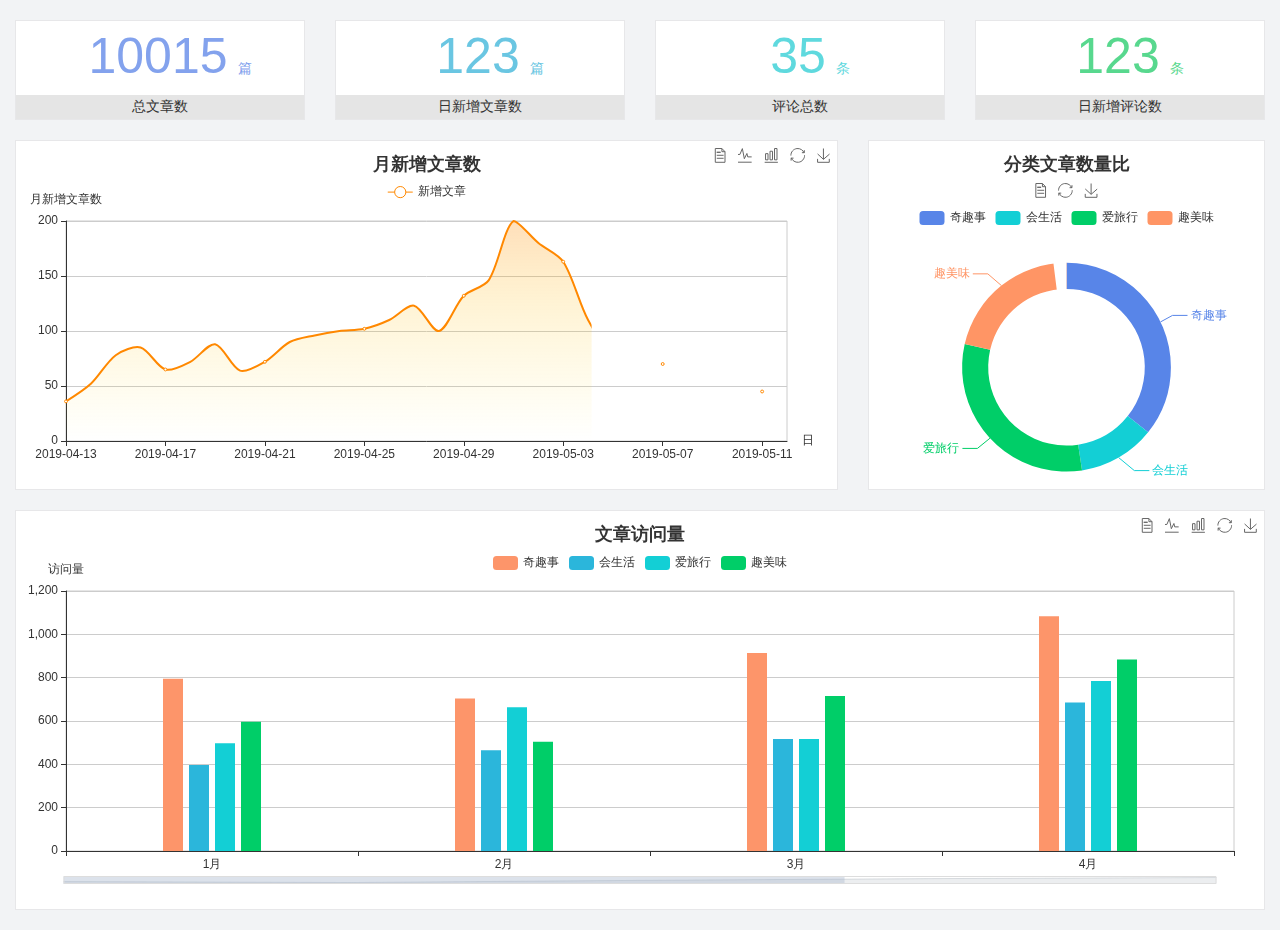
<file: home/dashboard.html>
<!DOCTYPE html>
<html lang="en">

<head>
  <meta charset="UTF-8">
  <meta name="viewport" content="width=device-width, initial-scale=1.0">
  <meta http-equiv="X-UA-Compatible" content="ie=edge">
  <title>图表统计</title>
  <link rel="stylesheet" href="../assets/lib/bootstrap.css" />
  <link rel="stylesheet" href="../assets/lib/main.css" />
  <script src="../assets/lib/jquery.js"></script>
  <script type="text/javascript" src="../assets/lib/echarts.min.js"></script>
</head>

<body>
  <div class="container-fluid">
    <div class="row spannel_list">
      <div class="col-sm-3 col-xs-6">
        <div class="spannel">
          <em>10015</em><span>篇</span>
          <b>总文章数</b>
        </div>
      </div>
      <div class="col-sm-3 col-xs-6">
        <div class="spannel scolor01">
          <em>123</em><span>篇</span>
          <b>日新增文章数</b>
        </div>
      </div>
      <div class="col-sm-3 col-xs-6">
        <div class="spannel scolor02">
          <em>35</em><span>条</span>
          <b>评论总数</b>
        </div>
      </div>
      <div class="col-sm-3 col-xs-6">
        <div class="spannel scolor03">
          <em>123</em><span>条</span>
          <b>日新增评论数</b>
        </div>
      </div>
    </div>
  </div>

  <div class="container-fluid">
    <div class="row curve-pie">
      <div class="col-lg-8 col-md-8">
        <div class="gragh_pannel" id="curve_show"></div>
      </div>
      <div class="col-lg-4 col-md-4">
        <div class="gragh_pannel" id="pie_show"></div>
      </div>
    </div>
  </div>

  <div class="container-fluid">
    <div class="column_pannel" id="column_show"></div>
  </div>

  <script>
    var oChart = echarts.init(document.getElementById('curve_show'));
    var aList_all = [
      { 'count': 36, 'date': '2019-04-13' },
      { 'count': 52, 'date': '2019-04-14' },
      { 'count': 78, 'date': '2019-04-15' },
      { 'count': 85, 'date': '2019-04-16' },
      { 'count': 65, 'date': '2019-04-17' },
      { 'count': 72, 'date': '2019-04-18' },
      { 'count': 88, 'date': '2019-04-19' },
      { 'count': 64, 'date': '2019-04-20' },
      { 'count': 72, 'date': '2019-04-21' },
      { 'count': 90, 'date': '2019-04-22' },
      { 'count': 96, 'date': '2019-04-23' },
      { 'count': 100, 'date': '2019-04-24' },
      { 'count': 102, 'date': '2019-04-25' },
      { 'count': 110, 'date': '2019-04-26' },
      { 'count': 123, 'date': '2019-04-27' },
      { 'count': 100, 'date': '2019-04-28' },
      { 'count': 132, 'date': '2019-04-29' },
      { 'count': 146, 'date': '2019-04-30' },
      { 'count': 200, 'date': '2019-05-01' },
      { 'count': 180, 'date': '2019-05-02' },
      { 'count': 163, 'date': '2019-05-03' },
      { 'count': 110, 'date': '2019-05-04' },
      { 'count': 80, 'date': '2019-05-05' },
      { 'count': 82, 'date': '2019-05-06' },
      { 'count': 70, 'date': '2019-05-07' },
      { 'count': 65, 'date': '2019-05-08' },
      { 'count': 54, 'date': '2019-05-09' },
      { 'count': 40, 'date': '2019-05-10' },
      { 'count': 45, 'date': '2019-05-11' },
      { 'count': 38, 'date': '2019-05-12' },
    ];

    let aCount = [];
    let aDate = [];

    for (var i = 0; i < aList_all.length; i++) {
      aCount.push(aList_all[i].count);
      aDate.push(aList_all[i].date);
    }

    var chartopt = {
      title: {
        text: '月新增文章数',
        left: 'center',
        top: '10'
      },
      tooltip: {
        trigger: 'axis'
      },
      legend: {
        data: ['新增文章'],
        top: '40'
      },
      toolbox: {
        show: true,
        feature: {
          mark: { show: true },
          dataView: { show: true, readOnly: false },
          magicType: { show: true, type: ['line', 'bar'] },
          restore: { show: true },
          saveAsImage: { show: true }
        }
      },
      calculable: true,
      xAxis: [
        {
          name: '日',
          type: 'category',
          boundaryGap: false,
          data: aDate
        }
      ],
      yAxis: [
        {
          name: '月新增文章数',
          type: 'value'
        }
      ],
      series: [
        {
          name: '新增文章',
          type: 'line',
          smooth: true,
          itemStyle: { normal: { areaStyle: { type: 'default' }, color: '#f80' }, lineStyle: { color: '#f80' } },
          data: aCount
        }],
      areaStyle: {
        normal: {
          color: new echarts.graphic.LinearGradient(0, 0, 0, 1, [{
            offset: 0,
            color: 'rgba(255,136,0,0.39)'
          }, {
            offset: .34,
            color: 'rgba(255,180,0,0.25)'
          }, {
            offset: 1,
            color: 'rgba(255,222,0,0.00)'
          }])

        }
      },
      grid: {
        show: true,
        x: 50,
        x2: 50,
        y: 80,
        height: 220
      }
    };

    oChart.setOption(chartopt);


    var oPie = echarts.init(document.getElementById('pie_show'));
    var oPieopt =
    {
      title: {
        top: 10,
        text: '分类文章数量比',
        x: 'center'
      },
      tooltip: {
        trigger: 'item',
        formatter: "{a} <br/>{b} : {c} ({d}%)"
      },
      color: ['#5885e8', '#13cfd5', '#00ce68', '#ff9565'],
      legend: {
        x: 'center',
        top: 65,
        data: ['奇趣事', '会生活', '爱旅行', '趣美味']
      },
      toolbox: {
        show: true,
        x: 'center',
        top: 35,
        feature: {
          mark: { show: true },
          dataView: { show: true, readOnly: false },
          magicType: {
            show: true,
            type: ['pie', 'funnel'],
            option: {
              funnel: {
                x: '25%',
                width: '50%',
                funnelAlign: 'left',
                max: 1548
              }
            }
          },
          restore: { show: true },
          saveAsImage: { show: true }
        }
      },
      calculable: true,
      series: [
        {
          name: '访问来源',
          type: 'pie',
          radius: ['45%', '60%'],
          center: ['50%', '65%'],
          data: [
            { value: 300, name: '奇趣事' },
            { value: 100, name: '会生活' },
            { value: 260, name: '爱旅行' },
            { value: 180, name: '趣美味' }
          ]
        }
      ]
    };
    oPie.setOption(oPieopt);



    var oColumn = this.echarts.init(document.getElementById('column_show'));
    var oColumnopt =
    {
      title: {
        text: '文章访问量',
        left: 'center',
        top: '10'
      },
      tooltip: {
        trigger: 'axis'
      },
      legend: {
        data: ['奇趣事', '会生活', '爱旅行', '趣美味'],
        top: '40'
      },
      toolbox: {
        show: true,
        feature: {
          mark: { show: true },
          dataView: { show: true, readOnly: false },
          magicType: { show: true, type: ['line', 'bar'] },
          restore: { show: true },
          saveAsImage: { show: true }
        }
      },
      calculable: true,
      xAxis: [
        {
          type: 'category',
          data: ['1月', '2月', '3月', '4月', '5月']
        }
      ],
      yAxis: [
        {
          name: '访问量',
          type: 'value'
        }
      ],
      series: [
        {
          name: '奇趣事',
          type: 'bar',
          barWidth: 20,
          itemStyle: {
            normal: { areaStyle: { type: 'default' }, color: '#fd956a' }
          },
          data: [800, 708, 920, 1090, 1200]
        },
        {
          name: '会生活',
          type: 'bar',
          barWidth: 20,
          itemStyle: {
            normal: { areaStyle: { type: 'default' }, color: '#2bb6db' }
          },
          data: [400, 468, 520, 690, 800]
        },
        {
          name: '爱旅行',
          type: 'bar',
          barWidth: 20,
          itemStyle: {
            normal: { areaStyle: { type: 'default' }, color: '#13cfd5' }
          },
          data: [500, 668, 520, 790, 900]
        },
        {
          name: '趣美味',
          type: 'bar',
          barWidth: 20,
          itemStyle: {
            normal: { areaStyle: { type: 'default' }, color: '#00ce68' }
          },
          data: [600, 508, 720, 890, 1000]
        }
      ],
      grid: {
        show: true,
        x: 50,
        x2: 30,
        y: 80,
        height: 260
      },
      dataZoom: [//给x轴设置滚动条
        {
          start: 0,//默认为0
          end: 100 - 1000 / 31,//默认为100
          type: 'slider',
          show: true,
          xAxisIndex: [0],
          handleSize: 0,//滑动条的 左右2个滑动条的大小
          height: 8,//组件高度
          left: 45, //左边的距离
          right: 50,//右边的距离
          bottom: 26,//右边的距离
          handleColor: '#ddd',//h滑动图标的颜色
          handleStyle: {
            borderColor: "#cacaca",
            borderWidth: "1",
            shadowBlur: 2,
            background: "#ddd",
            shadowColor: "#ddd",
          }
        }]
    };
    oColumn.setOption(oColumnopt);
  </script>
</body>

</html>
</file>
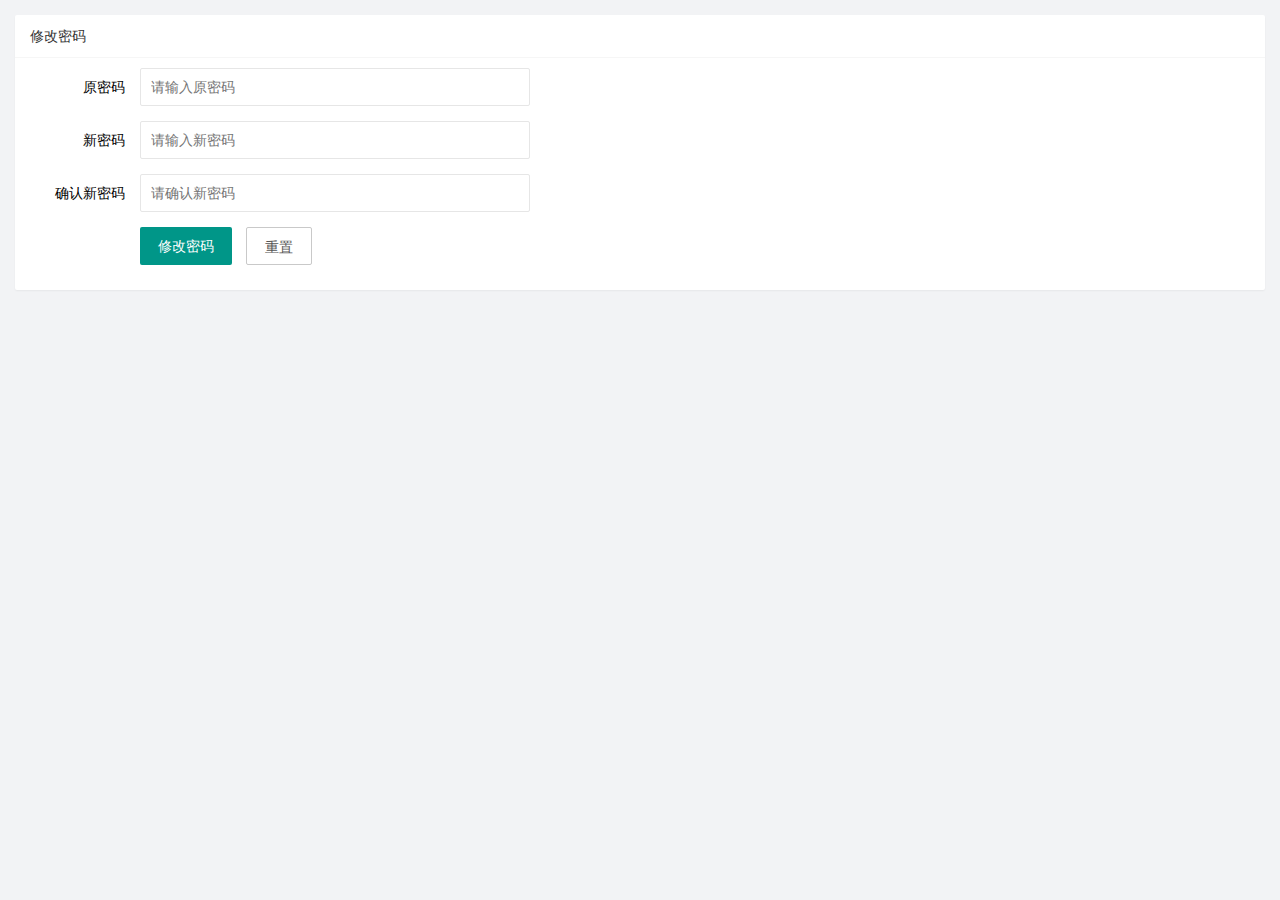
<file: user/user_pwd.html>
<!DOCTYPE html>
<html lang="en">
<head>
  <meta charset="UTF-8">
  <meta http-equiv="X-UA-Compatible" content="IE=edge">
  <meta name="viewport" content="width=device-width, initial-scale=1.0">
  <title>Document</title>
  <!-- 导入 layui 的css文件 -->
  <link rel="stylesheet" href="../assets/lib/layui/css/layui.css" />
  <!-- 导入 自己 的css文件 -->
  <link rel="stylesheet" href="../assets/css/user/user_pwd.css" />
</head>
<body>
  <div class="layui-card">
    <div class="layui-card-header">修改密码</div>
    <div class="layui-card-body">
      <!-- 卡片区域 -->
      <form class="layui-form">
        <div class="layui-form-item">
          <label class="layui-form-label">原密码</label>
          <div class="layui-input-block">
            <input type="password" name="oldPwd" required lay-verify="required|pwd" placeholder="请输入原密码"
              autocomplete="off" class="layui-input">
          </div>
        </div>
        <div class="layui-form-item">
          <label class="layui-form-label">新密码</label>
          <div class="layui-input-block">
            <input type="password" name="newPwd" required lay-verify="required|pwd|nPwd" placeholder="请输入新密码"
              autocomplete="off" class="layui-input">
          </div>
        </div>
        <div class="layui-form-item">
          <label class="layui-form-label">确认新密码</label>
          <div class="layui-input-block">
            <input type="password" name="rePwd" required lay-verify="required|pwd|samePwd" placeholder="请确认新密码"
              autocomplete="off" class="layui-input">
          </div>
        </div>
        <div class="layui-form-item">
          <div class="layui-input-block">
            <button class="layui-btn" lay-submit lay-filter="formDemo">修改密码</button>
            <button type="reset" class="layui-btn layui-btn-primary">重置</button>
          </div>
        </div>
      </form>
    </div>
  </div>
  <!-- 导入 layui 的js文件 -->
  <script src="../assets/lib/layui/layui.all.js"></script>
  <!-- 导入 jquery 的js文件 -->
  <script src="../assets/lib/jquery.js"></script>
  <!-- 导入 asd 的js文件 -->
  <script src="../assets/js/asd.js"></script>
  <!-- 导入自己的js文件 -->
  <script src="../assets/js/user/user_pwd.js"></script>
</body>
</html>
</file>
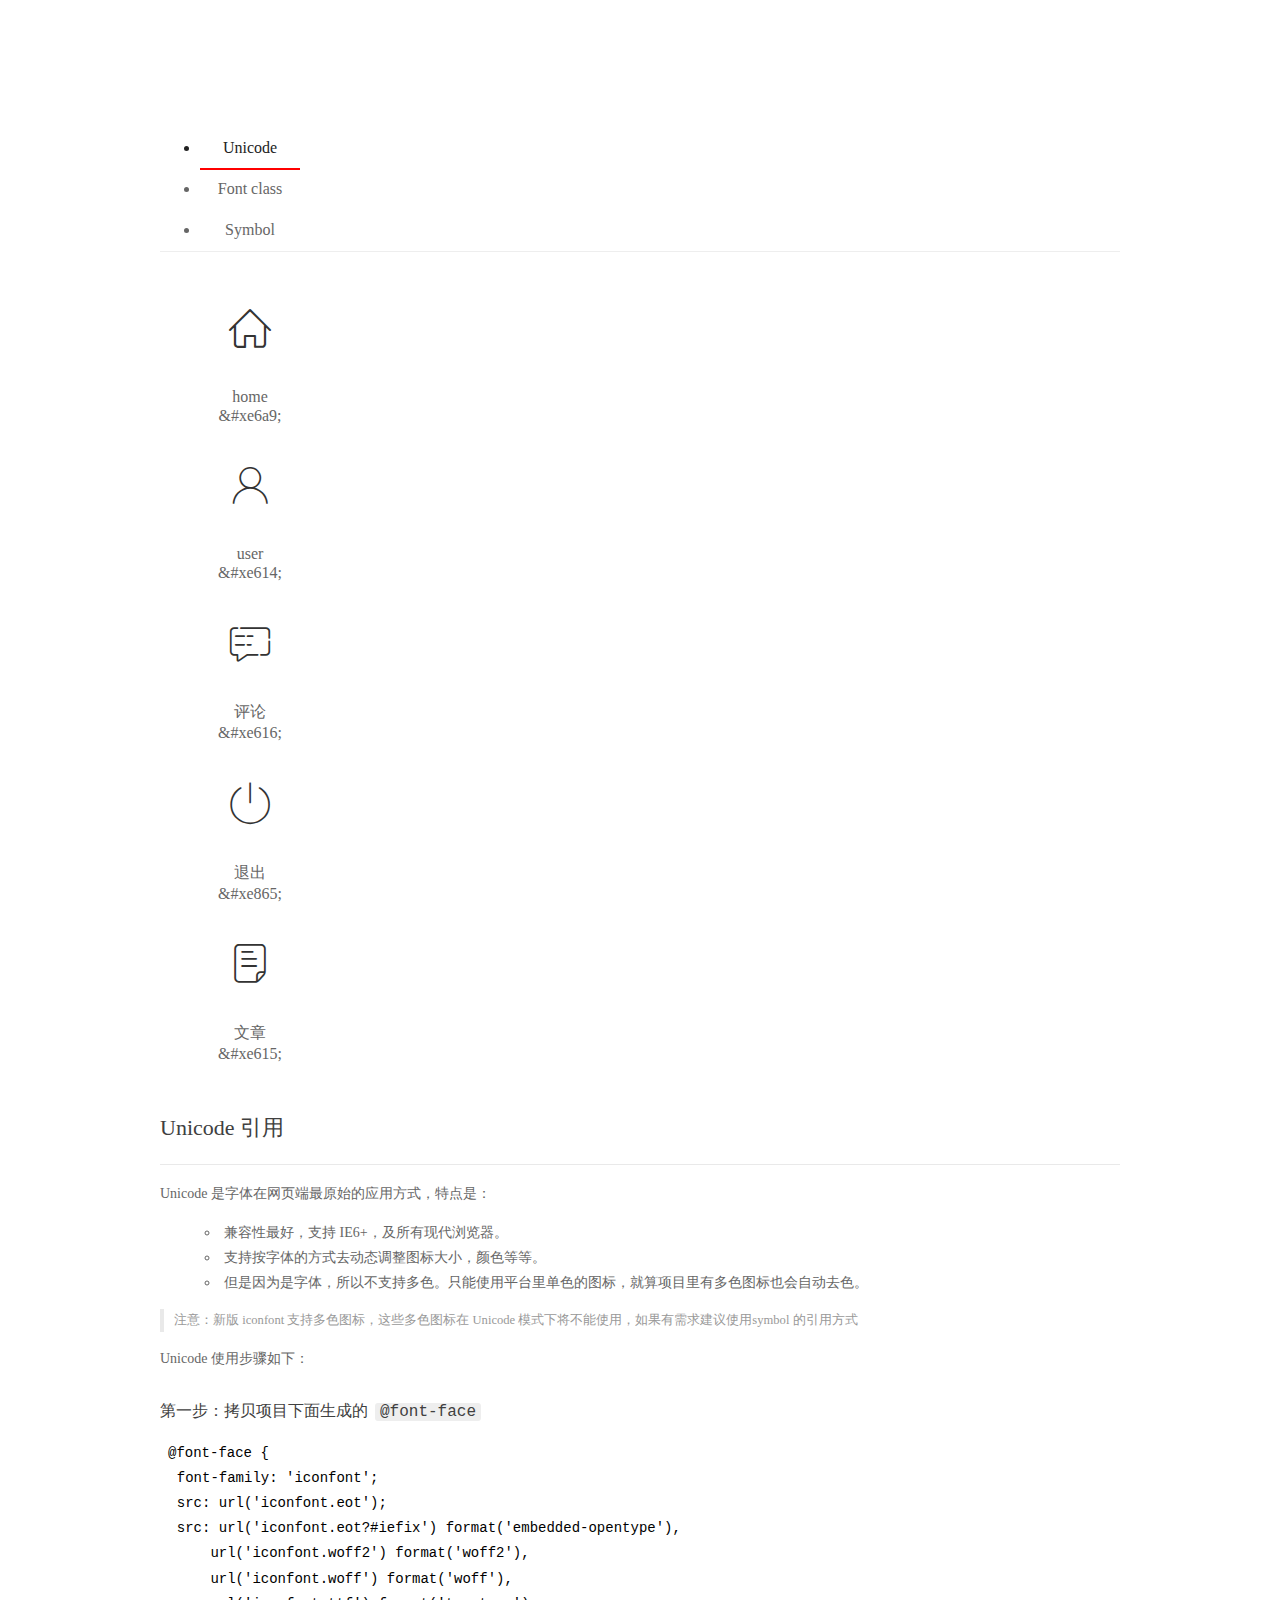
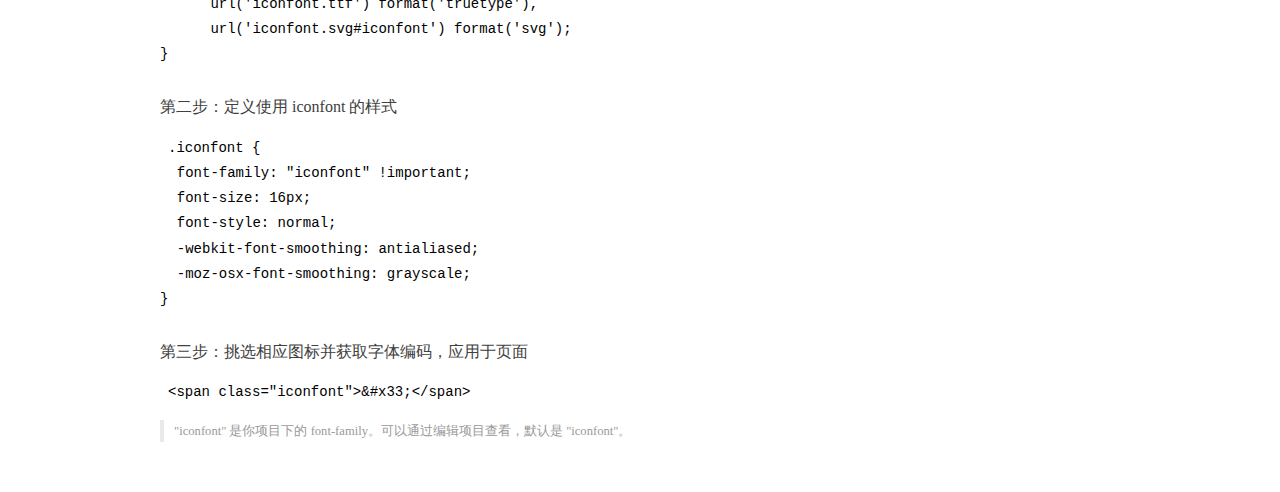
<file: assets/fonts/demo_index.html>
<!DOCTYPE html>
<html>
<head>
  <meta charset="utf-8"/>
  <title>IconFont Demo</title>
  <link rel="shortcut icon" href="https://gtms04.alicdn.com/tps/i4/TB1_oz6GVXXXXaFXpXXJDFnIXXX-64-64.ico" type="image/x-icon"/>
  <link rel="stylesheet" href="https://g.alicdn.com/thx/cube/1.3.2/cube.min.css">
  <link rel="stylesheet" href="demo.css">
  <link rel="stylesheet" href="iconfont.css">
  <script src="iconfont.js"></script>
  <!-- jQuery -->
  <script src="https://a1.alicdn.com/oss/uploads/2018/12/26/7bfddb60-08e8-11e9-9b04-53e73bb6408b.js"></script>
  <!-- 代码高亮 -->
  <script src="https://a1.alicdn.com/oss/uploads/2018/12/26/a3f714d0-08e6-11e9-8a15-ebf944d7534c.js"></script>
</head>
<body>
  <div class="main">
    <h1 class="logo"><a href="https://www.iconfont.cn/" title="iconfont 首页" target="_blank">&#xe86b;</a></h1>
    <div class="nav-tabs">
      <ul id="tabs" class="dib-box">
        <li class="dib active"><span>Unicode</span></li>
        <li class="dib"><span>Font class</span></li>
        <li class="dib"><span>Symbol</span></li>
      </ul>
      
    </div>
    <div class="tab-container">
      <div class="content unicode" style="display: block;">
          <ul class="icon_lists dib-box">
          
            <li class="dib">
              <span class="icon iconfont">&#xe6a9;</span>
                <div class="name">home</div>
                <div class="code-name">&amp;#xe6a9;</div>
              </li>
          
            <li class="dib">
              <span class="icon iconfont">&#xe614;</span>
                <div class="name">user</div>
                <div class="code-name">&amp;#xe614;</div>
              </li>
          
            <li class="dib">
              <span class="icon iconfont">&#xe616;</span>
                <div class="name">评论</div>
                <div class="code-name">&amp;#xe616;</div>
              </li>
          
            <li class="dib">
              <span class="icon iconfont">&#xe865;</span>
                <div class="name">退出</div>
                <div class="code-name">&amp;#xe865;</div>
              </li>
          
            <li class="dib">
              <span class="icon iconfont">&#xe615;</span>
                <div class="name">文章</div>
                <div class="code-name">&amp;#xe615;</div>
              </li>
          
          </ul>
          <div class="article markdown">
          <h2 id="unicode-">Unicode 引用</h2>
          <hr>

          <p>Unicode 是字体在网页端最原始的应用方式，特点是：</p>
          <ul>
            <li>兼容性最好，支持 IE6+，及所有现代浏览器。</li>
            <li>支持按字体的方式去动态调整图标大小，颜色等等。</li>
            <li>但是因为是字体，所以不支持多色。只能使用平台里单色的图标，就算项目里有多色图标也会自动去色。</li>
          </ul>
          <blockquote>
            <p>注意：新版 iconfont 支持多色图标，这些多色图标在 Unicode 模式下将不能使用，如果有需求建议使用symbol 的引用方式</p>
          </blockquote>
          <p>Unicode 使用步骤如下：</p>
          <h3 id="-font-face">第一步：拷贝项目下面生成的 <code>@font-face</code></h3>
<pre><code class="language-css"
>@font-face {
  font-family: 'iconfont';
  src: url('iconfont.eot');
  src: url('iconfont.eot?#iefix') format('embedded-opentype'),
      url('iconfont.woff2') format('woff2'),
      url('iconfont.woff') format('woff'),
      url('iconfont.ttf') format('truetype'),
      url('iconfont.svg#iconfont') format('svg');
}
</code></pre>
          <h3 id="-iconfont-">第二步：定义使用 iconfont 的样式</h3>
<pre><code class="language-css"
>.iconfont {
  font-family: "iconfont" !important;
  font-size: 16px;
  font-style: normal;
  -webkit-font-smoothing: antialiased;
  -moz-osx-font-smoothing: grayscale;
}
</code></pre>
          <h3 id="-">第三步：挑选相应图标并获取字体编码，应用于页面</h3>
<pre>
<code class="language-html"
>&lt;span class="iconfont"&gt;&amp;#x33;&lt;/span&gt;
</code></pre>
          <blockquote>
            <p>"iconfont" 是你项目下的 font-family。可以通过编辑项目查看，默认是 "iconfont"。</p>
          </blockquote>
          </div>
      </div>
      <div class="content font-class">
        <ul class="icon_lists dib-box">
          
          <li class="dib">
            <span class="icon iconfont icon-home"></span>
            <div class="name">
              home
            </div>
            <div class="code-name">.icon-home
            </div>
          </li>
          
          <li class="dib">
            <span class="icon iconfont icon-user"></span>
            <div class="name">
              user
            </div>
            <div class="code-name">.icon-user
            </div>
          </li>
          
          <li class="dib">
            <span class="icon iconfont icon-pinglun"></span>
            <div class="name">
              评论
            </div>
            <div class="code-name">.icon-pinglun
            </div>
          </li>
          
          <li class="dib">
            <span class="icon iconfont icon-tuichu"></span>
            <div class="name">
              退出
            </div>
            <div class="code-name">.icon-tuichu
            </div>
          </li>
          
          <li class="dib">
            <span class="icon iconfont icon-16"></span>
            <div class="name">
              文章
            </div>
            <div class="code-name">.icon-16
            </div>
          </li>
          
        </ul>
        <div class="article markdown">
        <h2 id="font-class-">font-class 引用</h2>
        <hr>

        <p>font-class 是 Unicode 使用方式的一种变种，主要是解决 Unicode 书写不直观，语意不明确的问题。</p>
        <p>与 Unicode 使用方式相比，具有如下特点：</p>
        <ul>
          <li>兼容性良好，支持 IE8+，及所有现代浏览器。</li>
          <li>相比于 Unicode 语意明确，书写更直观。可以很容易分辨这个 icon 是什么。</li>
          <li>因为使用 class 来定义图标，所以当要替换图标时，只需要修改 class 里面的 Unicode 引用。</li>
          <li>不过因为本质上还是使用的字体，所以多色图标还是不支持的。</li>
        </ul>
        <p>使用步骤如下：</p>
        <h3 id="-fontclass-">第一步：引入项目下面生成的 fontclass 代码：</h3>
<pre><code class="language-html">&lt;link rel="stylesheet" href="./iconfont.css"&gt;
</code></pre>
        <h3 id="-">第二步：挑选相应图标并获取类名，应用于页面：</h3>
<pre><code class="language-html">&lt;span class="iconfont icon-xxx"&gt;&lt;/span&gt;
</code></pre>
        <blockquote>
          <p>"
            iconfont" 是你项目下的 font-family。可以通过编辑项目查看，默认是 "iconfont"。</p>
        </blockquote>
      </div>
      </div>
      <div class="content symbol">
          <ul class="icon_lists dib-box">
          
            <li class="dib">
                <svg class="icon svg-icon" aria-hidden="true">
                  <use xlink:href="#icon-home"></use>
                </svg>
                <div class="name">home</div>
                <div class="code-name">#icon-home</div>
            </li>
          
            <li class="dib">
                <svg class="icon svg-icon" aria-hidden="true">
                  <use xlink:href="#icon-user"></use>
                </svg>
                <div class="name">user</div>
                <div class="code-name">#icon-user</div>
            </li>
          
            <li class="dib">
                <svg class="icon svg-icon" aria-hidden="true">
                  <use xlink:href="#icon-pinglun"></use>
                </svg>
                <div class="name">评论</div>
                <div class="code-name">#icon-pinglun</div>
            </li>
          
            <li class="dib">
                <svg class="icon svg-icon" aria-hidden="true">
                  <use xlink:href="#icon-tuichu"></use>
                </svg>
                <div class="name">退出</div>
                <div class="code-name">#icon-tuichu</div>
            </li>
          
            <li class="dib">
                <svg class="icon svg-icon" aria-hidden="true">
                  <use xlink:href="#icon-16"></use>
                </svg>
                <div class="name">文章</div>
                <div class="code-name">#icon-16</div>
            </li>
          
          </ul>
          <div class="article markdown">
          <h2 id="symbol-">Symbol 引用</h2>
          <hr>

          <p>这是一种全新的使用方式，应该说这才是未来的主流，也是平台目前推荐的用法。相关介绍可以参考这篇<a href="">文章</a>
            这种用法其实是做了一个 SVG 的集合，与另外两种相比具有如下特点：</p>
          <ul>
            <li>支持多色图标了，不再受单色限制。</li>
            <li>通过一些技巧，支持像字体那样，通过 <code>font-size</code>, <code>color</code> 来调整样式。</li>
            <li>兼容性较差，支持 IE9+，及现代浏览器。</li>
            <li>浏览器渲染 SVG 的性能一般，还不如 png。</li>
          </ul>
          <p>使用步骤如下：</p>
          <h3 id="-symbol-">第一步：引入项目下面生成的 symbol 代码：</h3>
<pre><code class="language-html">&lt;script src="./iconfont.js"&gt;&lt;/script&gt;
</code></pre>
          <h3 id="-css-">第二步：加入通用 CSS 代码（引入一次就行）：</h3>
<pre><code class="language-html">&lt;style&gt;
.icon {
  width: 1em;
  height: 1em;
  vertical-align: -0.15em;
  fill: currentColor;
  overflow: hidden;
}
&lt;/style&gt;
</code></pre>
          <h3 id="-">第三步：挑选相应图标并获取类名，应用于页面：</h3>
<pre><code class="language-html">&lt;svg class="icon" aria-hidden="true"&gt;
  &lt;use xlink:href="#icon-xxx"&gt;&lt;/use&gt;
&lt;/svg&gt;
</code></pre>
          </div>
      </div>

    </div>
  </div>
  <script>
  $(document).ready(function () {
      $('.tab-container .content:first').show()

      $('#tabs li').click(function (e) {
        var tabContent = $('.tab-container .content')
        var index = $(this).index()

        if ($(this).hasClass('active')) {
          return
        } else {
          $('#tabs li').removeClass('active')
          $(this).addClass('active')

          tabContent.hide().eq(index).fadeIn()
        }
      })
    })
  </script>
</body>
</html>
</file>
<file: assets/lib/main.css>
body{
    font-family:'MicroSoft YaHei';
    background-color: #f2f3f5;
}
.main_wrap{
    position:fixed;
    width:100%;
    height:100%;
    left:0px;
    top:0px;
    background:url('../images/login_bg.jpg'); 
    background-size:100% 100%; 
  }
.header{
    width:1200px;
    overflow: hidden;
    margin:20px auto 0;
}
.heade .logo{
    float: left;
}
.header .copyright{
    float:right;
    font-size:12px;
    color:#fff;
    text-align:right;
    line-height:20px;
    margin-top:10px;
}
.login_form_con{
    position:absolute;
    left:50%;
    top:50%;
    margin-left:-200px;
    margin-top:-155px;
    width:400px;
    height:310px;
    background-color: #edeff0;
}

.login_form{
    position: relative;
}

.login_form .icon-user{
    position:absolute;
    font-size:16px;
    color:#999;
    left:46px;
    top:12px;
}
.login_form .icon-key{
    position:absolute;
    font-size:18px;
    color:#999;
    left:46px;
    top:78px;
}
.login_title{
    height:60px;
    background:url('../images/login_title.png') center center no-repeat #fff;
}
.input_txt,.input_pass,.input_sub{
    display:block;
    width:334px;
    height:37px;
    padding:0px;
    text-indent:40px;
    border:1px solid #ddd;
    margin:27px auto 0;
    outline:none;
}
.input_sub{
    margin-top:40px;
    height:42px;
    background-color: #19b9e7;
    text-indent:0px;
    font-size:18px;
    color:#fff;
    cursor: pointer;
}
.input_sub:hover{
    background-color: #08a0cc;
}

.sider{
    position:fixed;
    left:0;
    top:0;
    bottom:0;
    width:210px;
    background-color: #323745;
}
.sider .logo{
    display:block;
    height:56px;
    background-color: #242732;
    overflow: hidden;
}
.sider .logo img{
    display:block;
    margin:6px auto 0;
}
.user_info{
    height:79px;
    border-bottom:1px solid #5a5e6b;
}

.user_info img{
    float: left;
    width:40px;
    height:40px;
    border-radius:20px;
    margin:19px 0 0 30px;
}
.user_info span{
    float: left;
    width:120px;
    font-size:12px;
    color:#fff;
    margin:23px 0 0 20px;
}
.user_info b{
    float: left;
    width: 120px;
    font-weight:normal;
    font-size:12px;
    color:#adafb5;
    margin:2px 0 0 20px;
}

.menu .level01{
    height:50px;
    line-height:50px;
}
.menu .level01 a{
    display:block;
    height:50px;
    font-size:12px;
    color:#adafb5;
    overflow: hidden;
}
.menu .level01.active a{
    background-color: #1378f0;
    color:#fff;
}
.menu .level01.active i{
    color:#fff;
}

.menu .level01 a:hover{
    background-color: #1378f0;
    color:#fff;
}
.menu .level01 a:hover i{
    color:#fff;
}
.menu .level01 i{
    color:#61646f;
    font-size:22px;
    float: left;
    margin-left:26px;
}
.menu .level01 span{
    float: left;
    margin-left:10px;
}
.menu .level01 b{
    float: right;
    margin-right:20px;
    font-weight:normal;
    transform:rotate(90deg);
    transition:all 500ms ease;
}

.menu .level01 .rotate0{
    transform:rotate(0deg);
}

.menu .level02{
    background: #242732;
    display:none;
}


.menu .level02 li{
    height:40px;
    line-height:40px;
}
.menu .level02 li a{
    display:block;
    height:40px;
    font-size:12px;
    color:#adafb5;
    overflow: hidden;
}

.menu .level02 li a:hover{
    background-color: #1378f0;
    color:#fff;
}

.menu .level02 li i{
    font-size:12px;
    float: left;
    margin-left:60px;
}
.menu .level02 li span{
    font-size:12px;
    float: left;
    margin-left:5px;
}

.menu .level02 .active a{
    color:#ffae00;
}

.header_bar{
    position:fixed;
    left:210px;
    right:0;
    top:0;
    height:56px;
    background-color: #fff;
}

.main{
    position:fixed;
    left:210px;
    top:56px;
    right:0;
    bottom:0;
    background-color: #f2f3f5;
}

.search_form{
    width:218px;
    height:33px;
    border:1px solid #ddd;
    background-color: #f2f3f5;
    border-radius:16px;
    float: left;
    margin:12px 0 0 27px;
}

.search_form input{
    padding:0px;
    margin:0px;
    border:0px;
    float: left;
    background-color: #f2f3f5;
    font-size:12px;
    width:175px;
    height:31px;
    margin-left:12px;
    outline:none;
   
}

.search_form .icon-search{
    line-height:33px;
    cursor: pointer;
    font-size:18px;
    color:#abaebb;
}
.user_center_link{
    float:right;

}
.user_center_link a{
    line-height:56px;
    font-size:12px;
    color:#999;
    margin-right:15px;
}
.user_center_link a:hover{
    color:#ffae00
}

.user_center_link img{
    width:42px;
    height:42px;
    border-radius:32px;
    margin-right:10px;
}

.spannel_list{
    margin-top:20px;
}

.spannel{
	height:100px;
	overflow:hidden;
	text-align:center;
    position:relative;
    background-color: #fff;
    border:1px solid #e7e7e9;
    margin-bottom:20px;
}

.spannel em{
    font-style:normal;
	font-size:50px;
	line-height:50px;
	display:inline-block;
	margin:10px 0 0 20px;
	font-family:'Arial';
	color:#83a2ed;
}

.spannel span{
	font-size:14px;
	display:inline-block;
	color:#83a2ed;
	margin-left:10px;
}

.spannel b{
	position:absolute;
	left:0;
	bottom:0;
	width:100%;
	line-height:24px;
	background:#e5e5e5;
	color:#333;
	font-size:14px;
	font-weight:normal;
}

.scolor01 em,.scolor01 span{
	color:#6ac6e2;
}

.scolor02 em,.scolor02 span{
	color:#5fd9de;
}

.scolor03 em,.scolor03 span{
	color:#58d88e;
}


.gragh_pannel{
    height:350px;
    border:1px solid #e7e7e9;
    background-color: #fff!important; 
    margin-bottom:20px;  
}

.column_pannel{
    margin-bottom:20px;
    height:400px;
    border:1px solid #e7e7e9;
    background-color: #fff!important;   
}

.common_title{
    line-height:42px;
    background-color: #fbfbfb;
    border:1px solid #e7e7e9;
    margin-top:20px;
    text-indent: 15px;
    font-size:14px;
    color:#333;
}

.common_con{
    border:1px solid #e7e7e9;
    border-top:0px;
    background-color: #fff;
    padding-bottom:20px;
    margin-bottom:20px;
}
.opt_btns{
    margin-top:20px;
}

.mp20{
    margin-top:20px;
}

.pagination{   
   margin:0;
}

.article_form{
    margin-top:20px;
}

.form-group{
    margin-bottom:25px;
}

.form-group label{
    font-weight:normal;
    color:#666;
}

.icon-icondate{
    line-height:16px;
}

.user_pic{
    width:100px;
    height:100px;
    margin-bottom:10px;
}

.article_cover{
    width:200px;
    height:200px;
    margin-bottom:10px;
}
</file>
<file: assets/lib/layui/css/layui.css>
/** layui-v2.5.5 MIT License By https://www.layui.com */
 .layui-inline,img{display:inline-block;vertical-align:middle}h1,h2,h3,h4,h5,h6{font-weight:400}.layui-edge,.layui-header,.layui-inline,.layui-main{position:relative}.layui-body,.layui-edge,.layui-elip{overflow:hidden}.layui-btn,.layui-edge,.layui-inline,img{vertical-align:middle}.layui-btn,.layui-disabled,.layui-icon,.layui-unselect{-moz-user-select:none;-webkit-user-select:none;-ms-user-select:none}.layui-elip,.layui-form-checkbox span,.layui-form-pane .layui-form-label{text-overflow:ellipsis;white-space:nowrap}.layui-breadcrumb,.layui-tree-btnGroup{visibility:hidden}blockquote,body,button,dd,div,dl,dt,form,h1,h2,h3,h4,h5,h6,input,li,ol,p,pre,td,textarea,th,ul{margin:0;padding:0;-webkit-tap-highlight-color:rgba(0,0,0,0)}a:active,a:hover{outline:0}img{border:none}li{list-style:none}table{border-collapse:collapse;border-spacing:0}h4,h5,h6{font-size:100%}button,input,optgroup,option,select,textarea{font-family:inherit;font-size:inherit;font-style:inherit;font-weight:inherit;outline:0}pre{white-space:pre-wrap;white-space:-moz-pre-wrap;white-space:-pre-wrap;white-space:-o-pre-wrap;word-wrap:break-word}body{line-height:24px;font:14px Helvetica Neue,Helvetica,PingFang SC,Tahoma,Arial,sans-serif}hr{height:1px;margin:10px 0;border:0;clear:both}a{color:#333;text-decoration:none}a:hover{color:#777}a cite{font-style:normal;*cursor:pointer}.layui-border-box,.layui-border-box *{box-sizing:border-box}.layui-box,.layui-box *{box-sizing:content-box}.layui-clear{clear:both;*zoom:1}.layui-clear:after{content:'\20';clear:both;*zoom:1;display:block;height:0}.layui-inline{*display:inline;*zoom:1}.layui-edge{display:inline-block;width:0;height:0;border-width:6px;border-style:dashed;border-color:transparent}.layui-edge-top{top:-4px;border-bottom-color:#999;border-bottom-style:solid}.layui-edge-right{border-left-color:#999;border-left-style:solid}.layui-edge-bottom{top:2px;border-top-color:#999;border-top-style:solid}.layui-edge-left{border-right-color:#999;border-right-style:solid}.layui-disabled,.layui-disabled:hover{color:#d2d2d2!important;cursor:not-allowed!important}.layui-circle{border-radius:100%}.layui-show{display:block!important}.layui-hide{display:none!important}@font-face{font-family:layui-icon;src:url(../font/iconfont.eot?v=250);src:url(../font/iconfont.eot?v=250#iefix) format('embedded-opentype'),url(../font/iconfont.woff2?v=250) format('woff2'),url(../font/iconfont.woff?v=250) format('woff'),url(../font/iconfont.ttf?v=250) format('truetype'),url(../font/iconfont.svg?v=250#layui-icon) format('svg')}.layui-icon{font-family:layui-icon!important;font-size:16px;font-style:normal;-webkit-font-smoothing:antialiased;-moz-osx-font-smoothing:grayscale}.layui-icon-reply-fill:before{content:"\e611"}.layui-icon-set-fill:before{content:"\e614"}.layui-icon-menu-fill:before{content:"\e60f"}.layui-icon-search:before{content:"\e615"}.layui-icon-share:before{content:"\e641"}.layui-icon-set-sm:before{content:"\e620"}.layui-icon-engine:before{content:"\e628"}.layui-icon-close:before{content:"\1006"}.layui-icon-close-fill:before{content:"\1007"}.layui-icon-chart-screen:before{content:"\e629"}.layui-icon-star:before{content:"\e600"}.layui-icon-circle-dot:before{content:"\e617"}.layui-icon-chat:before{content:"\e606"}.layui-icon-release:before{content:"\e609"}.layui-icon-list:before{content:"\e60a"}.layui-icon-chart:before{content:"\e62c"}.layui-icon-ok-circle:before{content:"\1005"}.layui-icon-layim-theme:before{content:"\e61b"}.layui-icon-table:before{content:"\e62d"}.layui-icon-right:before{content:"\e602"}.layui-icon-left:before{content:"\e603"}.layui-icon-cart-simple:before{content:"\e698"}.layui-icon-face-cry:before{content:"\e69c"}.layui-icon-face-smile:before{content:"\e6af"}.layui-icon-survey:before{content:"\e6b2"}.layui-icon-tree:before{content:"\e62e"}.layui-icon-upload-circle:before{content:"\e62f"}.layui-icon-add-circle:before{content:"\e61f"}.layui-icon-download-circle:before{content:"\e601"}.layui-icon-templeate-1:before{content:"\e630"}.layui-icon-util:before{content:"\e631"}.layui-icon-face-surprised:before{content:"\e664"}.layui-icon-edit:before{content:"\e642"}.layui-icon-speaker:before{content:"\e645"}.layui-icon-down:before{content:"\e61a"}.layui-icon-file:before{content:"\e621"}.layui-icon-layouts:before{content:"\e632"}.layui-icon-rate-half:before{content:"\e6c9"}.layui-icon-add-circle-fine:before{content:"\e608"}.layui-icon-prev-circle:before{content:"\e633"}.layui-icon-read:before{content:"\e705"}.layui-icon-404:before{content:"\e61c"}.layui-icon-carousel:before{content:"\e634"}.layui-icon-help:before{content:"\e607"}.layui-icon-code-circle:before{content:"\e635"}.layui-icon-water:before{content:"\e636"}.layui-icon-username:before{content:"\e66f"}.layui-icon-find-fill:before{content:"\e670"}.layui-icon-about:before{content:"\e60b"}.layui-icon-location:before{content:"\e715"}.layui-icon-up:before{content:"\e619"}.layui-icon-pause:before{content:"\e651"}.layui-icon-date:before{content:"\e637"}.layui-icon-layim-uploadfile:before{content:"\e61d"}.layui-icon-delete:before{content:"\e640"}.layui-icon-play:before{content:"\e652"}.layui-icon-top:before{content:"\e604"}.layui-icon-friends:before{content:"\e612"}.layui-icon-refresh-3:before{content:"\e9aa"}.layui-icon-ok:before{content:"\e605"}.layui-icon-layer:before{content:"\e638"}.layui-icon-face-smile-fine:before{content:"\e60c"}.layui-icon-dollar:before{content:"\e659"}.layui-icon-group:before{content:"\e613"}.layui-icon-layim-download:before{content:"\e61e"}.layui-icon-picture-fine:before{content:"\e60d"}.layui-icon-link:before{content:"\e64c"}.layui-icon-diamond:before{content:"\e735"}.layui-icon-log:before{content:"\e60e"}.layui-icon-rate-solid:before{content:"\e67a"}.layui-icon-fonts-del:before{content:"\e64f"}.layui-icon-unlink:before{content:"\e64d"}.layui-icon-fonts-clear:before{content:"\e639"}.layui-icon-triangle-r:before{content:"\e623"}.layui-icon-circle:before{content:"\e63f"}.layui-icon-radio:before{content:"\e643"}.layui-icon-align-center:before{content:"\e647"}.layui-icon-align-right:before{content:"\e648"}.layui-icon-align-left:before{content:"\e649"}.layui-icon-loading-1:before{content:"\e63e"}.layui-icon-return:before{content:"\e65c"}.layui-icon-fonts-strong:before{content:"\e62b"}.layui-icon-upload:before{content:"\e67c"}.layui-icon-dialogue:before{content:"\e63a"}.layui-icon-video:before{content:"\e6ed"}.layui-icon-headset:before{content:"\e6fc"}.layui-icon-cellphone-fine:before{content:"\e63b"}.layui-icon-add-1:before{content:"\e654"}.layui-icon-face-smile-b:before{content:"\e650"}.layui-icon-fonts-html:before{content:"\e64b"}.layui-icon-form:before{content:"\e63c"}.layui-icon-cart:before{content:"\e657"}.layui-icon-camera-fill:before{content:"\e65d"}.layui-icon-tabs:before{content:"\e62a"}.layui-icon-fonts-code:before{content:"\e64e"}.layui-icon-fire:before{content:"\e756"}.layui-icon-set:before{content:"\e716"}.layui-icon-fonts-u:before{content:"\e646"}.layui-icon-triangle-d:before{content:"\e625"}.layui-icon-tips:before{content:"\e702"}.layui-icon-picture:before{content:"\e64a"}.layui-icon-more-vertical:before{content:"\e671"}.layui-icon-flag:before{content:"\e66c"}.layui-icon-loading:before{content:"\e63d"}.layui-icon-fonts-i:before{content:"\e644"}.layui-icon-refresh-1:before{content:"\e666"}.layui-icon-rmb:before{content:"\e65e"}.layui-icon-home:before{content:"\e68e"}.layui-icon-user:before{content:"\e770"}.layui-icon-notice:before{content:"\e667"}.layui-icon-login-weibo:before{content:"\e675"}.layui-icon-voice:before{content:"\e688"}.layui-icon-upload-drag:before{content:"\e681"}.layui-icon-login-qq:before{content:"\e676"}.layui-icon-snowflake:before{content:"\e6b1"}.layui-icon-file-b:before{content:"\e655"}.layui-icon-template:before{content:"\e663"}.layui-icon-auz:before{content:"\e672"}.layui-icon-console:before{content:"\e665"}.layui-icon-app:before{content:"\e653"}.layui-icon-prev:before{content:"\e65a"}.layui-icon-website:before{content:"\e7ae"}.layui-icon-next:before{content:"\e65b"}.layui-icon-component:before{content:"\e857"}.layui-icon-more:before{content:"\e65f"}.layui-icon-login-wechat:before{content:"\e677"}.layui-icon-shrink-right:before{content:"\e668"}.layui-icon-spread-left:before{content:"\e66b"}.layui-icon-camera:before{content:"\e660"}.layui-icon-note:before{content:"\e66e"}.layui-icon-refresh:before{content:"\e669"}.layui-icon-female:before{content:"\e661"}.layui-icon-male:before{content:"\e662"}.layui-icon-password:before{content:"\e673"}.layui-icon-senior:before{content:"\e674"}.layui-icon-theme:before{content:"\e66a"}.layui-icon-tread:before{content:"\e6c5"}.layui-icon-praise:before{content:"\e6c6"}.layui-icon-star-fill:before{content:"\e658"}.layui-icon-rate:before{content:"\e67b"}.layui-icon-template-1:before{content:"\e656"}.layui-icon-vercode:before{content:"\e679"}.layui-icon-cellphone:before{content:"\e678"}.layui-icon-screen-full:before{content:"\e622"}.layui-icon-screen-restore:before{content:"\e758"}.layui-icon-cols:before{content:"\e610"}.layui-icon-export:before{content:"\e67d"}.layui-icon-print:before{content:"\e66d"}.layui-icon-slider:before{content:"\e714"}.layui-icon-addition:before{content:"\e624"}.layui-icon-subtraction:before{content:"\e67e"}.layui-icon-service:before{content:"\e626"}.layui-icon-transfer:before{content:"\e691"}.layui-main{width:1140px;margin:0 auto}.layui-header{z-index:1000;height:60px}.layui-header a:hover{transition:all .5s;-webkit-transition:all .5s}.layui-side{position:fixed;left:0;top:0;bottom:0;z-index:999;width:200px;overflow-x:hidden}.layui-side-scroll{position:relative;width:220px;height:100%;overflow-x:hidden}.layui-body{position:absolute;left:200px;right:0;top:0;bottom:0;z-index:998;width:auto;overflow-y:auto;box-sizing:border-box}.layui-layout-body{overflow:hidden}.layui-layout-admin .layui-header{background-color:#23262E}.layui-layout-admin .layui-side{top:60px;width:200px;overflow-x:hidden}.layui-layout-admin .layui-body{position:fixed;top:60px;bottom:44px}.layui-layout-admin .layui-main{width:auto;margin:0 15px}.layui-layout-admin .layui-footer{position:fixed;left:200px;right:0;bottom:0;height:44px;line-height:44px;padding:0 15px;background-color:#eee}.layui-layout-admin .layui-logo{position:absolute;left:0;top:0;width:200px;height:100%;line-height:60px;text-align:center;color:#009688;font-size:16px}.layui-layout-admin .layui-header .layui-nav{background:0 0}.layui-layout-left{position:absolute!important;left:200px;top:0}.layui-layout-right{position:absolute!important;right:0;top:0}.layui-container{position:relative;margin:0 auto;padding:0 15px;box-sizing:border-box}.layui-fluid{position:relative;margin:0 auto;padding:0 15px}.layui-row:after,.layui-row:before{content:'';display:block;clear:both}.layui-col-lg1,.layui-col-lg10,.layui-col-lg11,.layui-col-lg12,.layui-col-lg2,.layui-col-lg3,.layui-col-lg4,.layui-col-lg5,.layui-col-lg6,.layui-col-lg7,.layui-col-lg8,.layui-col-lg9,.layui-col-md1,.layui-col-md10,.layui-col-md11,.layui-col-md12,.layui-col-md2,.layui-col-md3,.layui-col-md4,.layui-col-md5,.layui-col-md6,.layui-col-md7,.layui-col-md8,.layui-col-md9,.layui-col-sm1,.layui-col-sm10,.layui-col-sm11,.layui-col-sm12,.layui-col-sm2,.layui-col-sm3,.layui-col-sm4,.layui-col-sm5,.layui-col-sm6,.layui-col-sm7,.layui-col-sm8,.layui-col-sm9,.layui-col-xs1,.layui-col-xs10,.layui-col-xs11,.layui-col-xs12,.layui-col-xs2,.layui-col-xs3,.layui-col-xs4,.layui-col-xs5,.layui-col-xs6,.layui-col-xs7,.layui-col-xs8,.layui-col-xs9{position:relative;display:block;box-sizing:border-box}.layui-col-xs1,.layui-col-xs10,.layui-col-xs11,.layui-col-xs12,.layui-col-xs2,.layui-col-xs3,.layui-col-xs4,.layui-col-xs5,.layui-col-xs6,.layui-col-xs7,.layui-col-xs8,.layui-col-xs9{float:left}.layui-col-xs1{width:8.33333333%}.layui-col-xs2{width:16.66666667%}.layui-col-xs3{width:25%}.layui-col-xs4{width:33.33333333%}.layui-col-xs5{width:41.66666667%}.layui-col-xs6{width:50%}.layui-col-xs7{width:58.33333333%}.layui-col-xs8{width:66.66666667%}.layui-col-xs9{width:75%}.layui-col-xs10{width:83.33333333%}.layui-col-xs11{width:91.66666667%}.layui-col-xs12{width:100%}.layui-col-xs-offset1{margin-left:8.33333333%}.layui-col-xs-offset2{margin-left:16.66666667%}.layui-col-xs-offset3{margin-left:25%}.layui-col-xs-offset4{margin-left:33.33333333%}.layui-col-xs-offset5{margin-left:41.66666667%}.layui-col-xs-offset6{margin-left:50%}.layui-col-xs-offset7{margin-left:58.33333333%}.layui-col-xs-offset8{margin-left:66.66666667%}.layui-col-xs-offset9{margin-left:75%}.layui-col-xs-offset10{margin-left:83.33333333%}.layui-col-xs-offset11{margin-left:91.66666667%}.layui-col-xs-offset12{margin-left:100%}@media screen and (max-width:768px){.layui-hide-xs{display:none!important}.layui-show-xs-block{display:block!important}.layui-show-xs-inline{display:inline!important}.layui-show-xs-inline-block{display:inline-block!important}}@media screen and (min-width:768px){.layui-container{width:750px}.layui-hide-sm{display:none!important}.layui-show-sm-block{display:block!important}.layui-show-sm-inline{display:inline!important}.layui-show-sm-inline-block{display:inline-block!important}.layui-col-sm1,.layui-col-sm10,.layui-col-sm11,.layui-col-sm12,.layui-col-sm2,.layui-col-sm3,.layui-col-sm4,.layui-col-sm5,.layui-col-sm6,.layui-col-sm7,.layui-col-sm8,.layui-col-sm9{float:left}.layui-col-sm1{width:8.33333333%}.layui-col-sm2{width:16.66666667%}.layui-col-sm3{width:25%}.layui-col-sm4{width:33.33333333%}.layui-col-sm5{width:41.66666667%}.layui-col-sm6{width:50%}.layui-col-sm7{width:58.33333333%}.layui-col-sm8{width:66.66666667%}.layui-col-sm9{width:75%}.layui-col-sm10{width:83.33333333%}.layui-col-sm11{width:91.66666667%}.layui-col-sm12{width:100%}.layui-col-sm-offset1{margin-left:8.33333333%}.layui-col-sm-offset2{margin-left:16.66666667%}.layui-col-sm-offset3{margin-left:25%}.layui-col-sm-offset4{margin-left:33.33333333%}.layui-col-sm-offset5{margin-left:41.66666667%}.layui-col-sm-offset6{margin-left:50%}.layui-col-sm-offset7{margin-left:58.33333333%}.layui-col-sm-offset8{margin-left:66.66666667%}.layui-col-sm-offset9{margin-left:75%}.layui-col-sm-offset10{margin-left:83.33333333%}.layui-col-sm-offset11{margin-left:91.66666667%}.layui-col-sm-offset12{margin-left:100%}}@media screen and (min-width:992px){.layui-container{width:970px}.layui-hide-md{display:none!important}.layui-show-md-block{display:block!important}.layui-show-md-inline{display:inline!important}.layui-show-md-inline-block{display:inline-block!important}.layui-col-md1,.layui-col-md10,.layui-col-md11,.layui-col-md12,.layui-col-md2,.layui-col-md3,.layui-col-md4,.layui-col-md5,.layui-col-md6,.layui-col-md7,.layui-col-md8,.layui-col-md9{float:left}.layui-col-md1{width:8.33333333%}.layui-col-md2{width:16.66666667%}.layui-col-md3{width:25%}.layui-col-md4{width:33.33333333%}.layui-col-md5{width:41.66666667%}.layui-col-md6{width:50%}.layui-col-md7{width:58.33333333%}.layui-col-md8{width:66.66666667%}.layui-col-md9{width:75%}.layui-col-md10{width:83.33333333%}.layui-col-md11{width:91.66666667%}.layui-col-md12{width:100%}.layui-col-md-offset1{margin-left:8.33333333%}.layui-col-md-offset2{margin-left:16.66666667%}.layui-col-md-offset3{margin-left:25%}.layui-col-md-offset4{margin-left:33.33333333%}.layui-col-md-offset5{margin-left:41.66666667%}.layui-col-md-offset6{margin-left:50%}.layui-col-md-offset7{margin-left:58.33333333%}.layui-col-md-offset8{margin-left:66.66666667%}.layui-col-md-offset9{margin-left:75%}.layui-col-md-offset10{margin-left:83.33333333%}.layui-col-md-offset11{margin-left:91.66666667%}.layui-col-md-offset12{margin-left:100%}}@media screen and (min-width:1200px){.layui-container{width:1170px}.layui-hide-lg{display:none!important}.layui-show-lg-block{display:block!important}.layui-show-lg-inline{display:inline!important}.layui-show-lg-inline-block{display:inline-block!important}.layui-col-lg1,.layui-col-lg10,.layui-col-lg11,.layui-col-lg12,.layui-col-lg2,.layui-col-lg3,.layui-col-lg4,.layui-col-lg5,.layui-col-lg6,.layui-col-lg7,.layui-col-lg8,.layui-col-lg9{float:left}.layui-col-lg1{width:8.33333333%}.layui-col-lg2{width:16.66666667%}.layui-col-lg3{width:25%}.layui-col-lg4{width:33.33333333%}.layui-col-lg5{width:41.66666667%}.layui-col-lg6{width:50%}.layui-col-lg7{width:58.33333333%}.layui-col-lg8{width:66.66666667%}.layui-col-lg9{width:75%}.layui-col-lg10{width:83.33333333%}.layui-col-lg11{width:91.66666667%}.layui-col-lg12{width:100%}.layui-col-lg-offset1{margin-left:8.33333333%}.layui-col-lg-offset2{margin-left:16.66666667%}.layui-col-lg-offset3{margin-left:25%}.layui-col-lg-offset4{margin-left:33.33333333%}.layui-col-lg-offset5{margin-left:41.66666667%}.layui-col-lg-offset6{margin-left:50%}.layui-col-lg-offset7{margin-left:58.33333333%}.layui-col-lg-offset8{margin-left:66.66666667%}.layui-col-lg-offset9{margin-left:75%}.layui-col-lg-offset10{margin-left:83.33333333%}.layui-col-lg-offset11{margin-left:91.66666667%}.layui-col-lg-offset12{margin-left:100%}}.layui-col-space1{margin:-.5px}.layui-col-space1>*{padding:.5px}.layui-col-space3{margin:-1.5px}.layui-col-space3>*{padding:1.5px}.layui-col-space5{margin:-2.5px}.layui-col-space5>*{padding:2.5px}.layui-col-space8{margin:-3.5px}.layui-col-space8>*{padding:3.5px}.layui-col-space10{margin:-5px}.layui-col-space10>*{padding:5px}.layui-col-space12{margin:-6px}.layui-col-space12>*{padding:6px}.layui-col-space15{margin:-7.5px}.layui-col-space15>*{padding:7.5px}.layui-col-space18{margin:-9px}.layui-col-space18>*{padding:9px}.layui-col-space20{margin:-10px}.layui-col-space20>*{padding:10px}.layui-col-space22{margin:-11px}.layui-col-space22>*{padding:11px}.layui-col-space25{margin:-12.5px}.layui-col-space25>*{padding:12.5px}.layui-col-space30{margin:-15px}.layui-col-space30>*{padding:15px}.layui-btn,.layui-input,.layui-select,.layui-textarea,.layui-upload-button{outline:0;-webkit-appearance:none;transition:all .3s;-webkit-transition:all .3s;box-sizing:border-box}.layui-elem-quote{margin-bottom:10px;padding:15px;line-height:22px;border-left:5px solid #009688;border-radius:0 2px 2px 0;background-color:#f2f2f2}.layui-quote-nm{border-style:solid;border-width:1px 1px 1px 5px;background:0 0}.layui-elem-field{margin-bottom:10px;padding:0;border-width:1px;border-style:solid}.layui-elem-field legend{margin-left:20px;padding:0 10px;font-size:20px;font-weight:300}.layui-field-title{margin:10px 0 20px;border-width:1px 0 0}.layui-field-box{padding:10px 15px}.layui-field-title .layui-field-box{padding:10px 0}.layui-progress{position:relative;height:6px;border-radius:20px;background-color:#e2e2e2}.layui-progress-bar{position:absolute;left:0;top:0;width:0;max-width:100%;height:6px;border-radius:20px;text-align:right;background-color:#5FB878;transition:all .3s;-webkit-transition:all .3s}.layui-progress-big,.layui-progress-big .layui-progress-bar{height:18px;line-height:18px}.layui-progress-text{position:relative;top:-20px;line-height:18px;font-size:12px;color:#666}.layui-progress-big .layui-progress-text{position:static;padding:0 10px;color:#fff}.layui-collapse{border-width:1px;border-style:solid;border-radius:2px}.layui-colla-content,.layui-colla-item{border-top-width:1px;border-top-style:solid}.layui-colla-item:first-child{border-top:none}.layui-colla-title{position:relative;height:42px;line-height:42px;padding:0 15px 0 35px;color:#333;background-color:#f2f2f2;cursor:pointer;font-size:14px;overflow:hidden}.layui-colla-content{display:none;padding:10px 15px;line-height:22px;color:#666}.layui-colla-icon{position:absolute;left:15px;top:0;font-size:14px}.layui-card{margin-bottom:15px;border-radius:2px;background-color:#fff;box-shadow:0 1px 2px 0 rgba(0,0,0,.05)}.layui-card:last-child{margin-bottom:0}.layui-card-header{position:relative;height:42px;line-height:42px;padding:0 15px;border-bottom:1px solid #f6f6f6;color:#333;border-radius:2px 2px 0 0;font-size:14px}.layui-bg-black,.layui-bg-blue,.layui-bg-cyan,.layui-bg-green,.layui-bg-orange,.layui-bg-red{color:#fff!important}.layui-card-body{position:relative;padding:10px 15px;line-height:24px}.layui-card-body[pad15]{padding:15px}.layui-card-body[pad20]{padding:20px}.layui-card-body .layui-table{margin:5px 0}.layui-card .layui-tab{margin:0}.layui-panel-window{position:relative;padding:15px;border-radius:0;border-top:5px solid #E6E6E6;background-color:#fff}.layui-auxiliar-moving{position:fixed;left:0;right:0;top:0;bottom:0;width:100%;height:100%;background:0 0;z-index:9999999999}.layui-form-label,.layui-form-mid,.layui-form-select,.layui-input-block,.layui-input-inline,.layui-textarea{position:relative}.layui-bg-red{background-color:#FF5722!important}.layui-bg-orange{background-color:#FFB800!important}.layui-bg-green{background-color:#009688!important}.layui-bg-cyan{background-color:#2F4056!important}.layui-bg-blue{background-color:#1E9FFF!important}.layui-bg-black{background-color:#393D49!important}.layui-bg-gray{background-color:#eee!important;color:#666!important}.layui-badge-rim,.layui-colla-content,.layui-colla-item,.layui-collapse,.layui-elem-field,.layui-form-pane .layui-form-item[pane],.layui-form-pane .layui-form-label,.layui-input,.layui-layedit,.layui-layedit-tool,.layui-quote-nm,.layui-select,.layui-tab-bar,.layui-tab-card,.layui-tab-title,.layui-tab-title .layui-this:after,.layui-textarea{border-color:#e6e6e6}.layui-timeline-item:before,hr{background-color:#e6e6e6}.layui-text{line-height:22px;font-size:14px;color:#666}.layui-text h1,.layui-text h2,.layui-text h3{font-weight:500;color:#333}.layui-text h1{font-size:30px}.layui-text h2{font-size:24px}.layui-text h3{font-size:18px}.layui-text a:not(.layui-btn){color:#01AAED}.layui-text a:not(.layui-btn):hover{text-decoration:underline}.layui-text ul{padding:5px 0 5px 15px}.layui-text ul li{margin-top:5px;list-style-type:disc}.layui-text em,.layui-word-aux{color:#999!important;padding:0 5px!important}.layui-btn{display:inline-block;height:38px;line-height:38px;padding:0 18px;background-color:#009688;color:#fff;white-space:nowrap;text-align:center;font-size:14px;border:none;border-radius:2px;cursor:pointer}.layui-btn:hover{opacity:.8;filter:alpha(opacity=80);color:#fff}.layui-btn:active{opacity:1;filter:alpha(opacity=100)}.layui-btn+.layui-btn{margin-left:10px}.layui-btn-container{font-size:0}.layui-btn-container .layui-btn{margin-right:10px;margin-bottom:10px}.layui-btn-container .layui-btn+.layui-btn{margin-left:0}.layui-table .layui-btn-container .layui-btn{margin-bottom:9px}.layui-btn-radius{border-radius:100px}.layui-btn .layui-icon{margin-right:3px;font-size:18px;vertical-align:bottom;vertical-align:middle\9}.layui-btn-primary{border:1px solid #C9C9C9;background-color:#fff;color:#555}.layui-btn-primary:hover{border-color:#009688;color:#333}.layui-btn-normal{background-color:#1E9FFF}.layui-btn-warm{background-color:#FFB800}.layui-btn-danger{background-color:#FF5722}.layui-btn-checked{background-color:#5FB878}.layui-btn-disabled,.layui-btn-disabled:active,.layui-btn-disabled:hover{border:1px solid #e6e6e6;background-color:#FBFBFB;color:#C9C9C9;cursor:not-allowed;opacity:1}.layui-btn-lg{height:44px;line-height:44px;padding:0 25px;font-size:16px}.layui-btn-sm{height:30px;line-height:30px;padding:0 10px;font-size:12px}.layui-btn-sm i{font-size:16px!important}.layui-btn-xs{height:22px;line-height:22px;padding:0 5px;font-size:12px}.layui-btn-xs i{font-size:14px!important}.layui-btn-group{display:inline-block;vertical-align:middle;font-size:0}.layui-btn-group .layui-btn{margin-left:0!important;margin-right:0!important;border-left:1px solid rgba(255,255,255,.5);border-radius:0}.layui-btn-group .layui-btn-primary{border-left:none}.layui-btn-group .layui-btn-primary:hover{border-color:#C9C9C9;color:#009688}.layui-btn-group .layui-btn:first-child{border-left:none;border-radius:2px 0 0 2px}.layui-btn-group .layui-btn-primary:first-child{border-left:1px solid #c9c9c9}.layui-btn-group .layui-btn:last-child{border-radius:0 2px 2px 0}.layui-btn-group .layui-btn+.layui-btn{margin-left:0}.layui-btn-group+.layui-btn-group{margin-left:10px}.layui-btn-fluid{width:100%}.layui-input,.layui-select,.layui-textarea{height:38px;line-height:1.3;line-height:38px\9;border-width:1px;border-style:solid;background-color:#fff;border-radius:2px}.layui-input::-webkit-input-placeholder,.layui-select::-webkit-input-placeholder,.layui-textarea::-webkit-input-placeholder{line-height:1.3}.layui-input,.layui-textarea{display:block;width:100%;padding-left:10px}.layui-input:hover,.layui-textarea:hover{border-color:#D2D2D2!important}.layui-input:focus,.layui-textarea:focus{border-color:#C9C9C9!important}.layui-textarea{min-height:100px;height:auto;line-height:20px;padding:6px 10px;resize:vertical}.layui-select{padding:0 10px}.layui-form input[type=checkbox],.layui-form input[type=radio],.layui-form select{display:none}.layui-form [lay-ignore]{display:initial}.layui-form-item{margin-bottom:15px;clear:both;*zoom:1}.layui-form-item:after{content:'\20';clear:both;*zoom:1;display:block;height:0}.layui-form-label{float:left;display:block;padding:9px 15px;width:80px;font-weight:400;line-height:20px;text-align:right}.layui-form-label-col{display:block;float:none;padding:9px 0;line-height:20px;text-align:left}.layui-form-item .layui-inline{margin-bottom:5px;margin-right:10px}.layui-input-block{margin-left:110px;min-height:36px}.layui-input-inline{display:inline-block;vertical-align:middle}.layui-form-item .layui-input-inline{float:left;width:190px;margin-right:10px}.layui-form-text .layui-input-inline{width:auto}.layui-form-mid{float:left;display:block;padding:9px 0!important;line-height:20px;margin-right:10px}.layui-form-danger+.layui-form-select .layui-input,.layui-form-danger:focus{border-color:#FF5722!important}.layui-form-select .layui-input{padding-right:30px;cursor:pointer}.layui-form-select .layui-edge{position:absolute;right:10px;top:50%;margin-top:-3px;cursor:pointer;border-width:6px;border-top-color:#c2c2c2;border-top-style:solid;transition:all .3s;-webkit-transition:all .3s}.layui-form-select dl{display:none;position:absolute;left:0;top:42px;padding:5px 0;z-index:899;min-width:100%;border:1px solid #d2d2d2;max-height:300px;overflow-y:auto;background-color:#fff;border-radius:2px;box-shadow:0 2px 4px rgba(0,0,0,.12);box-sizing:border-box}.layui-form-select dl dd,.layui-form-select dl dt{padding:0 10px;line-height:36px;white-space:nowrap;overflow:hidden;text-overflow:ellipsis}.layui-form-select dl dt{font-size:12px;color:#999}.layui-form-select dl dd{cursor:pointer}.layui-form-select dl dd:hover{background-color:#f2f2f2;-webkit-transition:.5s all;transition:.5s all}.layui-form-select .layui-select-group dd{padding-left:20px}.layui-form-select dl dd.layui-select-tips{padding-left:10px!important;color:#999}.layui-form-select dl dd.layui-this{background-color:#5FB878;color:#fff}.layui-form-checkbox,.layui-form-select dl dd.layui-disabled{background-color:#fff}.layui-form-selected dl{display:block}.layui-form-checkbox,.layui-form-checkbox *,.layui-form-switch{display:inline-block;vertical-align:middle}.layui-form-selected .layui-edge{margin-top:-9px;-webkit-transform:rotate(180deg);transform:rotate(180deg);margin-top:-3px\9}:root .layui-form-selected .layui-edge{margin-top:-9px\0/IE9}.layui-form-selectup dl{top:auto;bottom:42px}.layui-select-none{margin:5px 0;text-align:center;color:#999}.layui-select-disabled .layui-disabled{border-color:#eee!important}.layui-select-disabled .layui-edge{border-top-color:#d2d2d2}.layui-form-checkbox{position:relative;height:30px;line-height:30px;margin-right:10px;padding-right:30px;cursor:pointer;font-size:0;-webkit-transition:.1s linear;transition:.1s linear;box-sizing:border-box}.layui-form-checkbox span{padding:0 10px;height:100%;font-size:14px;border-radius:2px 0 0 2px;background-color:#d2d2d2;color:#fff;overflow:hidden}.layui-form-checkbox:hover span{background-color:#c2c2c2}.layui-form-checkbox i{position:absolute;right:0;top:0;width:30px;height:28px;border:1px solid #d2d2d2;border-left:none;border-radius:0 2px 2px 0;color:#fff;font-size:20px;text-align:center}.layui-form-checkbox:hover i{border-color:#c2c2c2;color:#c2c2c2}.layui-form-checked,.layui-form-checked:hover{border-color:#5FB878}.layui-form-checked span,.layui-form-checked:hover span{background-color:#5FB878}.layui-form-checked i,.layui-form-checked:hover i{color:#5FB878}.layui-form-item .layui-form-checkbox{margin-top:4px}.layui-form-checkbox[lay-skin=primary]{height:auto!important;line-height:normal!important;min-width:18px;min-height:18px;border:none!important;margin-right:0;padding-left:28px;padding-right:0;background:0 0}.layui-form-checkbox[lay-skin=primary] span{padding-left:0;padding-right:15px;line-height:18px;background:0 0;color:#666}.layui-form-checkbox[lay-skin=primary] i{right:auto;left:0;width:16px;height:16px;line-height:16px;border:1px solid #d2d2d2;font-size:12px;border-radius:2px;background-color:#fff;-webkit-transition:.1s linear;transition:.1s linear}.layui-form-checkbox[lay-skin=primary]:hover i{border-color:#5FB878;color:#fff}.layui-form-checked[lay-skin=primary] i{border-color:#5FB878!important;background-color:#5FB878;color:#fff}.layui-checkbox-disbaled[lay-skin=primary] span{background:0 0!important;color:#c2c2c2}.layui-checkbox-disbaled[lay-skin=primary]:hover i{border-color:#d2d2d2}.layui-form-item .layui-form-checkbox[lay-skin=primary]{margin-top:10px}.layui-form-switch{position:relative;height:22px;line-height:22px;min-width:35px;padding:0 5px;margin-top:8px;border:1px solid #d2d2d2;border-radius:20px;cursor:pointer;background-color:#fff;-webkit-transition:.1s linear;transition:.1s linear}.layui-form-switch i{position:absolute;left:5px;top:3px;width:16px;height:16px;border-radius:20px;background-color:#d2d2d2;-webkit-transition:.1s linear;transition:.1s linear}.layui-form-switch em{position:relative;top:0;width:25px;margin-left:21px;padding:0!important;text-align:center!important;color:#999!important;font-style:normal!important;font-size:12px}.layui-form-onswitch{border-color:#5FB878;background-color:#5FB878}.layui-checkbox-disbaled,.layui-checkbox-disbaled i{border-color:#e2e2e2!important}.layui-form-onswitch i{left:100%;margin-left:-21px;background-color:#fff}.layui-form-onswitch em{margin-left:5px;margin-right:21px;color:#fff!important}.layui-checkbox-disbaled span{background-color:#e2e2e2!important}.layui-checkbox-disbaled:hover i{color:#fff!important}[lay-radio]{display:none}.layui-form-radio,.layui-form-radio *{display:inline-block;vertical-align:middle}.layui-form-radio{line-height:28px;margin:6px 10px 0 0;padding-right:10px;cursor:pointer;font-size:0}.layui-form-radio *{font-size:14px}.layui-form-radio>i{margin-right:8px;font-size:22px;color:#c2c2c2}.layui-form-radio>i:hover,.layui-form-radioed>i{color:#5FB878}.layui-radio-disbaled>i{color:#e2e2e2!important}.layui-form-pane .layui-form-label{width:110px;padding:8px 15px;height:38px;line-height:20px;border-width:1px;border-style:solid;border-radius:2px 0 0 2px;text-align:center;background-color:#FBFBFB;overflow:hidden;box-sizing:border-box}.layui-form-pane .layui-input-inline{margin-left:-1px}.layui-form-pane .layui-input-block{margin-left:110px;left:-1px}.layui-form-pane .layui-input{border-radius:0 2px 2px 0}.layui-form-pane .layui-form-text .layui-form-label{float:none;width:100%;border-radius:2px;box-sizing:border-box;text-align:left}.layui-form-pane .layui-form-text .layui-input-inline{display:block;margin:0;top:-1px;clear:both}.layui-form-pane .layui-form-text .layui-input-block{margin:0;left:0;top:-1px}.layui-form-pane .layui-form-text .layui-textarea{min-height:100px;border-radius:0 0 2px 2px}.layui-form-pane .layui-form-checkbox{margin:4px 0 4px 10px}.layui-form-pane .layui-form-radio,.layui-form-pane .layui-form-switch{margin-top:6px;margin-left:10px}.layui-form-pane .layui-form-item[pane]{position:relative;border-width:1px;border-style:solid}.layui-form-pane .layui-form-item[pane] .layui-form-label{position:absolute;left:0;top:0;height:100%;border-width:0 1px 0 0}.layui-form-pane .layui-form-item[pane] .layui-input-inline{margin-left:110px}@media screen and (max-width:450px){.layui-form-item .layui-form-label{text-overflow:ellipsis;overflow:hidden;white-space:nowrap}.layui-form-item .layui-inline{display:block;margin-right:0;margin-bottom:20px;clear:both}.layui-form-item .layui-inline:after{content:'\20';clear:both;display:block;height:0}.layui-form-item .layui-input-inline{display:block;float:none;left:-3px;width:auto;margin:0 0 10px 112px}.layui-form-item .layui-input-inline+.layui-form-mid{margin-left:110px;top:-5px;padding:0}.layui-form-item .layui-form-checkbox{margin-right:5px;margin-bottom:5px}}.layui-layedit{border-width:1px;border-style:solid;border-radius:2px}.layui-layedit-tool{padding:3px 5px;border-bottom-width:1px;border-bottom-style:solid;font-size:0}.layedit-tool-fixed{position:fixed;top:0;border-top:1px solid #e2e2e2}.layui-layedit-tool .layedit-tool-mid,.layui-layedit-tool .layui-icon{display:inline-block;vertical-align:middle;text-align:center;font-size:14px}.layui-layedit-tool .layui-icon{position:relative;width:32px;height:30px;line-height:30px;margin:3px 5px;color:#777;cursor:pointer;border-radius:2px}.layui-layedit-tool .layui-icon:hover{color:#393D49}.layui-layedit-tool .layui-icon:active{color:#000}.layui-layedit-tool .layedit-tool-active{background-color:#e2e2e2;color:#000}.layui-layedit-tool .layui-disabled,.layui-layedit-tool .layui-disabled:hover{color:#d2d2d2;cursor:not-allowed}.layui-layedit-tool .layedit-tool-mid{width:1px;height:18px;margin:0 10px;background-color:#d2d2d2}.layedit-tool-html{width:50px!important;font-size:30px!important}.layedit-tool-b,.layedit-tool-code,.layedit-tool-help{font-size:16px!important}.layedit-tool-d,.layedit-tool-face,.layedit-tool-image,.layedit-tool-unlink{font-size:18px!important}.layedit-tool-image input{position:absolute;font-size:0;left:0;top:0;width:100%;height:100%;opacity:.01;filter:Alpha(opacity=1);cursor:pointer}.layui-layedit-iframe iframe{display:block;width:100%}#LAY_layedit_code{overflow:hidden}.layui-laypage{display:inline-block;*display:inline;*zoom:1;vertical-align:middle;margin:10px 0;font-size:0}.layui-laypage>a:first-child,.layui-laypage>a:first-child em{border-radius:2px 0 0 2px}.layui-laypage>a:last-child,.layui-laypage>a:last-child em{border-radius:0 2px 2px 0}.layui-laypage>:first-child{margin-left:0!important}.layui-laypage>:last-child{margin-right:0!important}.layui-laypage a,.layui-laypage button,.layui-laypage input,.layui-laypage select,.layui-laypage span{border:1px solid #e2e2e2}.layui-laypage a,.layui-laypage span{display:inline-block;*display:inline;*zoom:1;vertical-align:middle;padding:0 15px;height:28px;line-height:28px;margin:0 -1px 5px 0;background-color:#fff;color:#333;font-size:12px}.layui-flow-more a *,.layui-laypage input,.layui-table-view select[lay-ignore]{display:inline-block}.layui-laypage a:hover{color:#009688}.layui-laypage em{font-style:normal}.layui-laypage .layui-laypage-spr{color:#999;font-weight:700}.layui-laypage a{text-decoration:none}.layui-laypage .layui-laypage-curr{position:relative}.layui-laypage .layui-laypage-curr em{position:relative;color:#fff}.layui-laypage .layui-laypage-curr .layui-laypage-em{position:absolute;left:-1px;top:-1px;padding:1px;width:100%;height:100%;background-color:#009688}.layui-laypage-em{border-radius:2px}.layui-laypage-next em,.layui-laypage-prev em{font-family:Sim sun;font-size:16px}.layui-laypage .layui-laypage-count,.layui-laypage .layui-laypage-limits,.layui-laypage .layui-laypage-refresh,.layui-laypage .layui-laypage-skip{margin-left:10px;margin-right:10px;padding:0;border:none}.layui-laypage .layui-laypage-limits,.layui-laypage .layui-laypage-refresh{vertical-align:top}.layui-laypage .layui-laypage-refresh i{font-size:18px;cursor:pointer}.layui-laypage select{height:22px;padding:3px;border-radius:2px;cursor:pointer}.layui-laypage .layui-laypage-skip{height:30px;line-height:30px;color:#999}.layui-laypage button,.layui-laypage input{height:30px;line-height:30px;border-radius:2px;vertical-align:top;background-color:#fff;box-sizing:border-box}.layui-laypage input{width:40px;margin:0 10px;padding:0 3px;text-align:center}.layui-laypage input:focus,.layui-laypage select:focus{border-color:#009688!important}.layui-laypage button{margin-left:10px;padding:0 10px;cursor:pointer}.layui-table,.layui-table-view{margin:10px 0}.layui-flow-more{margin:10px 0;text-align:center;color:#999;font-size:14px}.layui-flow-more a{height:32px;line-height:32px}.layui-flow-more a *{vertical-align:top}.layui-flow-more a cite{padding:0 20px;border-radius:3px;background-color:#eee;color:#333;font-style:normal}.layui-flow-more a cite:hover{opacity:.8}.layui-flow-more a i{font-size:30px;color:#737383}.layui-table{width:100%;background-color:#fff;color:#666}.layui-table tr{transition:all .3s;-webkit-transition:all .3s}.layui-table th{text-align:left;font-weight:400}.layui-table tbody tr:hover,.layui-table thead tr,.layui-table-click,.layui-table-header,.layui-table-hover,.layui-table-mend,.layui-table-patch,.layui-table-tool,.layui-table-total,.layui-table-total tr,.layui-table[lay-even] tr:nth-child(even){background-color:#f2f2f2}.layui-table td,.layui-table th,.layui-table-col-set,.layui-table-fixed-r,.layui-table-grid-down,.layui-table-header,.layui-table-page,.layui-table-tips-main,.layui-table-tool,.layui-table-total,.layui-table-view,.layui-table[lay-skin=line],.layui-table[lay-skin=row]{border-width:1px;border-style:solid;border-color:#e6e6e6}.layui-table td,.layui-table th{position:relative;padding:9px 15px;min-height:20px;line-height:20px;font-size:14px}.layui-table[lay-skin=line] td,.layui-table[lay-skin=line] th{border-width:0 0 1px}.layui-table[lay-skin=row] td,.layui-table[lay-skin=row] th{border-width:0 1px 0 0}.layui-table[lay-skin=nob] td,.layui-table[lay-skin=nob] th{border:none}.layui-table img{max-width:100px}.layui-table[lay-size=lg] td,.layui-table[lay-size=lg] th{padding:15px 30px}.layui-table-view .layui-table[lay-size=lg] .layui-table-cell{height:40px;line-height:40px}.layui-table[lay-size=sm] td,.layui-table[lay-size=sm] th{font-size:12px;padding:5px 10px}.layui-table-view .layui-table[lay-size=sm] .layui-table-cell{height:20px;line-height:20px}.layui-table[lay-data]{display:none}.layui-table-box{position:relative;overflow:hidden}.layui-table-view .layui-table{position:relative;width:auto;margin:0}.layui-table-view .layui-table[lay-skin=line]{border-width:0 1px 0 0}.layui-table-view .layui-table[lay-skin=row]{border-width:0 0 1px}.layui-table-view .layui-table td,.layui-table-view .layui-table th{padding:5px 0;border-top:none;border-left:none}.layui-table-view .layui-table th.layui-unselect .layui-table-cell span{cursor:pointer}.layui-table-view .layui-table td{cursor:default}.layui-table-view .layui-table td[data-edit=text]{cursor:text}.layui-table-view .layui-form-checkbox[lay-skin=primary] i{width:18px;height:18px}.layui-table-view .layui-form-radio{line-height:0;padding:0}.layui-table-view .layui-form-radio>i{margin:0;font-size:20px}.layui-table-init{position:absolute;left:0;top:0;width:100%;height:100%;text-align:center;z-index:110}.layui-table-init .layui-icon{position:absolute;left:50%;top:50%;margin:-15px 0 0 -15px;font-size:30px;color:#c2c2c2}.layui-table-header{border-width:0 0 1px;overflow:hidden}.layui-table-header .layui-table{margin-bottom:-1px}.layui-table-tool .layui-inline[lay-event]{position:relative;width:26px;height:26px;padding:5px;line-height:16px;margin-right:10px;text-align:center;color:#333;border:1px solid #ccc;cursor:pointer;-webkit-transition:.5s all;transition:.5s all}.layui-table-tool .layui-inline[lay-event]:hover{border:1px solid #999}.layui-table-tool-temp{padding-right:120px}.layui-table-tool-self{position:absolute;right:17px;top:10px}.layui-table-tool .layui-table-tool-self .layui-inline[lay-event]{margin:0 0 0 10px}.layui-table-tool-panel{position:absolute;top:29px;left:-1px;padding:5px 0;min-width:150px;min-height:40px;border:1px solid #d2d2d2;text-align:left;overflow-y:auto;background-color:#fff;box-shadow:0 2px 4px rgba(0,0,0,.12)}.layui-table-cell,.layui-table-tool-panel li{overflow:hidden;text-overflow:ellipsis;white-space:nowrap}.layui-table-tool-panel li{padding:0 10px;line-height:30px;-webkit-transition:.5s all;transition:.5s all}.layui-table-tool-panel li .layui-form-checkbox[lay-skin=primary]{width:100%;padding-left:28px}.layui-table-tool-panel li:hover{background-color:#f2f2f2}.layui-table-tool-panel li .layui-form-checkbox[lay-skin=primary] i{position:absolute;left:0;top:0}.layui-table-tool-panel li .layui-form-checkbox[lay-skin=primary] span{padding:0}.layui-table-tool .layui-table-tool-self .layui-table-tool-panel{left:auto;right:-1px}.layui-table-col-set{position:absolute;right:0;top:0;width:20px;height:100%;border-width:0 0 0 1px;background-color:#fff}.layui-table-sort{width:10px;height:20px;margin-left:5px;cursor:pointer!important}.layui-table-sort .layui-edge{position:absolute;left:5px;border-width:5px}.layui-table-sort .layui-table-sort-asc{top:3px;border-top:none;border-bottom-style:solid;border-bottom-color:#b2b2b2}.layui-table-sort .layui-table-sort-asc:hover{border-bottom-color:#666}.layui-table-sort .layui-table-sort-desc{bottom:5px;border-bottom:none;border-top-style:solid;border-top-color:#b2b2b2}.layui-table-sort .layui-table-sort-desc:hover{border-top-color:#666}.layui-table-sort[lay-sort=asc] .layui-table-sort-asc{border-bottom-color:#000}.layui-table-sort[lay-sort=desc] .layui-table-sort-desc{border-top-color:#000}.layui-table-cell{height:28px;line-height:28px;padding:0 15px;position:relative;box-sizing:border-box}.layui-table-cell .layui-form-checkbox[lay-skin=primary]{top:-1px;padding:0}.layui-table-cell .layui-table-link{color:#01AAED}.laytable-cell-checkbox,.laytable-cell-numbers,.laytable-cell-radio,.laytable-cell-space{padding:0;text-align:center}.layui-table-body{position:relative;overflow:auto;margin-right:-1px;margin-bottom:-1px}.layui-table-body .layui-none{line-height:26px;padding:15px;text-align:center;color:#999}.layui-table-fixed{position:absolute;left:0;top:0;z-index:101}.layui-table-fixed .layui-table-body{overflow:hidden}.layui-table-fixed-l{box-shadow:0 -1px 8px rgba(0,0,0,.08)}.layui-table-fixed-r{left:auto;right:-1px;border-width:0 0 0 1px;box-shadow:-1px 0 8px rgba(0,0,0,.08)}.layui-table-fixed-r .layui-table-header{position:relative;overflow:visible}.layui-table-mend{position:absolute;right:-49px;top:0;height:100%;width:50px}.layui-table-tool{position:relative;z-index:890;width:100%;min-height:50px;line-height:30px;padding:10px 15px;border-width:0 0 1px}.layui-table-tool .layui-btn-container{margin-bottom:-10px}.layui-table-page,.layui-table-total{border-width:1px 0 0;margin-bottom:-1px;overflow:hidden}.layui-table-page{position:relative;width:100%;padding:7px 7px 0;height:41px;font-size:12px;white-space:nowrap}.layui-table-page>div{height:26px}.layui-table-page .layui-laypage{margin:0}.layui-table-page .layui-laypage a,.layui-table-page .layui-laypage span{height:26px;line-height:26px;margin-bottom:10px;border:none;background:0 0}.layui-table-page .layui-laypage a,.layui-table-page .layui-laypage span.layui-laypage-curr{padding:0 12px}.layui-table-page .layui-laypage span{margin-left:0;padding:0}.layui-table-page .layui-laypage .layui-laypage-prev{margin-left:-7px!important}.layui-table-page .layui-laypage .layui-laypage-curr .layui-laypage-em{left:0;top:0;padding:0}.layui-table-page .layui-laypage button,.layui-table-page .layui-laypage input{height:26px;line-height:26px}.layui-table-page .layui-laypage input{width:40px}.layui-table-page .layui-laypage button{padding:0 10px}.layui-table-page select{height:18px}.layui-table-patch .layui-table-cell{padding:0;width:30px}.layui-table-edit{position:absolute;left:0;top:0;width:100%;height:100%;padding:0 14px 1px;border-radius:0;box-shadow:1px 1px 20px rgba(0,0,0,.15)}.layui-table-edit:focus{border-color:#5FB878!important}select.layui-table-edit{padding:0 0 0 10px;border-color:#C9C9C9}.layui-table-view .layui-form-checkbox,.layui-table-view .layui-form-radio,.layui-table-view .layui-form-switch{top:0;margin:0;box-sizing:content-box}.layui-table-view .layui-form-checkbox{top:-1px;height:26px;line-height:26px}.layui-table-view .layui-form-checkbox i{height:26px}.layui-table-grid .layui-table-cell{overflow:visible}.layui-table-grid-down{position:absolute;top:0;right:0;width:26px;height:100%;padding:5px 0;border-width:0 0 0 1px;text-align:center;background-color:#fff;color:#999;cursor:pointer}.layui-table-grid-down .layui-icon{position:absolute;top:50%;left:50%;margin:-8px 0 0 -8px}.layui-table-grid-down:hover{background-color:#fbfbfb}body .layui-table-tips .layui-layer-content{background:0 0;padding:0;box-shadow:0 1px 6px rgba(0,0,0,.12)}.layui-table-tips-main{margin:-44px 0 0 -1px;max-height:150px;padding:8px 15px;font-size:14px;overflow-y:scroll;background-color:#fff;color:#666}.layui-table-tips-c{position:absolute;right:-3px;top:-13px;width:20px;height:20px;padding:3px;cursor:pointer;background-color:#666;border-radius:50%;color:#fff}.layui-table-tips-c:hover{background-color:#777}.layui-table-tips-c:before{position:relative;right:-2px}.layui-upload-file{display:none!important;opacity:.01;filter:Alpha(opacity=1)}.layui-upload-drag,.layui-upload-form,.layui-upload-wrap{display:inline-block}.layui-upload-list{margin:10px 0}.layui-upload-choose{padding:0 10px;color:#999}.layui-upload-drag{position:relative;padding:30px;border:1px dashed #e2e2e2;background-color:#fff;text-align:center;cursor:pointer;color:#999}.layui-upload-drag .layui-icon{font-size:50px;color:#009688}.layui-upload-drag[lay-over]{border-color:#009688}.layui-upload-iframe{position:absolute;width:0;height:0;border:0;visibility:hidden}.layui-upload-wrap{position:relative;vertical-align:middle}.layui-upload-wrap .layui-upload-file{display:block!important;position:absolute;left:0;top:0;z-index:10;font-size:100px;width:100%;height:100%;opacity:.01;filter:Alpha(opacity=1);cursor:pointer}.layui-transfer-active,.layui-transfer-box{display:inline-block;vertical-align:middle}.layui-transfer-box,.layui-transfer-header,.layui-transfer-search{border-width:0;border-style:solid;border-color:#e6e6e6}.layui-transfer-box{position:relative;border-width:1px;width:200px;height:360px;border-radius:2px;background-color:#fff}.layui-transfer-box .layui-form-checkbox{width:100%;margin:0!important}.layui-transfer-header{height:38px;line-height:38px;padding:0 10px;border-bottom-width:1px}.layui-transfer-search{position:relative;padding:10px;border-bottom-width:1px}.layui-transfer-search .layui-input{height:32px;padding-left:30px;font-size:12px}.layui-transfer-search .layui-icon-search{position:absolute;left:20px;top:50%;margin-top:-8px;color:#666}.layui-transfer-active{margin:0 15px}.layui-transfer-active .layui-btn{display:block;margin:0;padding:0 15px;background-color:#5FB878;border-color:#5FB878;color:#fff}.layui-transfer-active .layui-btn-disabled{background-color:#FBFBFB;border-color:#e6e6e6;color:#C9C9C9}.layui-transfer-active .layui-btn:first-child{margin-bottom:15px}.layui-transfer-active .layui-btn .layui-icon{margin:0;font-size:14px!important}.layui-transfer-data{padding:5px 0;overflow:auto}.layui-transfer-data li{height:32px;line-height:32px;padding:0 10px}.layui-transfer-data li:hover{background-color:#f2f2f2;transition:.5s all}.layui-transfer-data .layui-none{padding:15px 10px;text-align:center;color:#999}.layui-nav{position:relative;padding:0 20px;background-color:#393D49;color:#fff;border-radius:2px;font-size:0;box-sizing:border-box}.layui-nav *{font-size:14px}.layui-nav .layui-nav-item{position:relative;display:inline-block;*display:inline;*zoom:1;vertical-align:middle;line-height:60px}.layui-nav .layui-nav-item a{display:block;padding:0 20px;color:#fff;color:rgba(255,255,255,.7);transition:all .3s;-webkit-transition:all .3s}.layui-nav .layui-this:after,.layui-nav-bar,.layui-nav-tree .layui-nav-itemed:after{position:absolute;left:0;top:0;width:0;height:5px;background-color:#5FB878;transition:all .2s;-webkit-transition:all .2s}.layui-nav-bar{z-index:1000}.layui-nav .layui-nav-item a:hover,.layui-nav .layui-this a{color:#fff}.layui-nav .layui-this:after{content:'';top:auto;bottom:0;width:100%}.layui-nav-img{width:30px;height:30px;margin-right:10px;border-radius:50%}.layui-nav .layui-nav-more{content:'';width:0;height:0;border-style:solid dashed dashed;border-color:#fff transparent transparent;overflow:hidden;cursor:pointer;transition:all .2s;-webkit-transition:all .2s;position:absolute;top:50%;right:3px;margin-top:-3px;border-width:6px;border-top-color:rgba(255,255,255,.7)}.layui-nav .layui-nav-mored,.layui-nav-itemed>a .layui-nav-more{margin-top:-9px;border-style:dashed dashed solid;border-color:transparent transparent #fff}.layui-nav-child{display:none;position:absolute;left:0;top:65px;min-width:100%;line-height:36px;padding:5px 0;box-shadow:0 2px 4px rgba(0,0,0,.12);border:1px solid #d2d2d2;background-color:#fff;z-index:100;border-radius:2px;white-space:nowrap}.layui-nav .layui-nav-child a{color:#333}.layui-nav .layui-nav-child a:hover{background-color:#f2f2f2;color:#000}.layui-nav-child dd{position:relative}.layui-nav .layui-nav-child dd.layui-this a,.layui-nav-child dd.layui-this{background-color:#5FB878;color:#fff}.layui-nav-child dd.layui-this:after{display:none}.layui-nav-tree{width:200px;padding:0}.layui-nav-tree .layui-nav-item{display:block;width:100%;line-height:45px}.layui-nav-tree .layui-nav-item a{position:relative;height:45px;line-height:45px;text-overflow:ellipsis;overflow:hidden;white-space:nowrap}.layui-nav-tree .layui-nav-item a:hover{background-color:#4E5465}.layui-nav-tree .layui-nav-bar{width:5px;height:0;background-color:#009688}.layui-nav-tree .layui-nav-child dd.layui-this,.layui-nav-tree .layui-nav-child dd.layui-this a,.layui-nav-tree .layui-this,.layui-nav-tree .layui-this>a,.layui-nav-tree .layui-this>a:hover{background-color:#009688;color:#fff}.layui-nav-tree .layui-this:after{display:none}.layui-nav-itemed>a,.layui-nav-tree .layui-nav-title a,.layui-nav-tree .layui-nav-title a:hover{color:#fff!important}.layui-nav-tree .layui-nav-child{position:relative;z-index:0;top:0;border:none;box-shadow:none}.layui-nav-tree .layui-nav-child a{height:40px;line-height:40px;color:#fff;color:rgba(255,255,255,.7)}.layui-nav-tree .layui-nav-child,.layui-nav-tree .layui-nav-child a:hover{background:0 0;color:#fff}.layui-nav-tree .layui-nav-more{right:10px}.layui-nav-itemed>.layui-nav-child{display:block;padding:0;background-color:rgba(0,0,0,.3)!important}.layui-nav-itemed>.layui-nav-child>.layui-this>.layui-nav-child{display:block}.layui-nav-side{position:fixed;top:0;bottom:0;left:0;overflow-x:hidden;z-index:999}.layui-bg-blue .layui-nav-bar,.layui-bg-blue .layui-nav-itemed:after,.layui-bg-blue .layui-this:after{background-color:#93D1FF}.layui-bg-blue .layui-nav-child dd.layui-this{background-color:#1E9FFF}.layui-bg-blue .layui-nav-itemed>a,.layui-nav-tree.layui-bg-blue .layui-nav-title a,.layui-nav-tree.layui-bg-blue .layui-nav-title a:hover{background-color:#007DDB!important}.layui-breadcrumb{font-size:0}.layui-breadcrumb>*{font-size:14px}.layui-breadcrumb a{color:#999!important}.layui-breadcrumb a:hover{color:#5FB878!important}.layui-breadcrumb a cite{color:#666;font-style:normal}.layui-breadcrumb span[lay-separator]{margin:0 10px;color:#999}.layui-tab{margin:10px 0;text-align:left!important}.layui-tab[overflow]>.layui-tab-title{overflow:hidden}.layui-tab-title{position:relative;left:0;height:40px;white-space:nowrap;font-size:0;border-bottom-width:1px;border-bottom-style:solid;transition:all .2s;-webkit-transition:all .2s}.layui-tab-title li{display:inline-block;*display:inline;*zoom:1;vertical-align:middle;font-size:14px;transition:all .2s;-webkit-transition:all .2s;position:relative;line-height:40px;min-width:65px;padding:0 15px;text-align:center;cursor:pointer}.layui-tab-title li a{display:block}.layui-tab-title .layui-this{color:#000}.layui-tab-title .layui-this:after{position:absolute;left:0;top:0;content:'';width:100%;height:41px;border-width:1px;border-style:solid;border-bottom-color:#fff;border-radius:2px 2px 0 0;box-sizing:border-box;pointer-events:none}.layui-tab-bar{position:absolute;right:0;top:0;z-index:10;width:30px;height:39px;line-height:39px;border-width:1px;border-style:solid;border-radius:2px;text-align:center;background-color:#fff;cursor:pointer}.layui-tab-bar .layui-icon{position:relative;display:inline-block;top:3px;transition:all .3s;-webkit-transition:all .3s}.layui-tab-item{display:none}.layui-tab-more{padding-right:30px;height:auto!important;white-space:normal!important}.layui-tab-more li.layui-this:after{border-bottom-color:#e2e2e2;border-radius:2px}.layui-tab-more .layui-tab-bar .layui-icon{top:-2px;top:3px\9;-webkit-transform:rotate(180deg);transform:rotate(180deg)}:root .layui-tab-more .layui-tab-bar .layui-icon{top:-2px\0/IE9}.layui-tab-content{padding:10px}.layui-tab-title li .layui-tab-close{position:relative;display:inline-block;width:18px;height:18px;line-height:20px;margin-left:8px;top:1px;text-align:center;font-size:14px;color:#c2c2c2;transition:all .2s;-webkit-transition:all .2s}.layui-tab-title li .layui-tab-close:hover{border-radius:2px;background-color:#FF5722;color:#fff}.layui-tab-brief>.layui-tab-title .layui-this{color:#009688}.layui-tab-brief>.layui-tab-more li.layui-this:after,.layui-tab-brief>.layui-tab-title .layui-this:after{border:none;border-radius:0;border-bottom:2px solid #5FB878}.layui-tab-brief[overflow]>.layui-tab-title .layui-this:after{top:-1px}.layui-tab-card{border-width:1px;border-style:solid;border-radius:2px;box-shadow:0 2px 5px 0 rgba(0,0,0,.1)}.layui-tab-card>.layui-tab-title{background-color:#f2f2f2}.layui-tab-card>.layui-tab-title li{margin-right:-1px;margin-left:-1px}.layui-tab-card>.layui-tab-title .layui-this{background-color:#fff}.layui-tab-card>.layui-tab-title .layui-this:after{border-top:none;border-width:1px;border-bottom-color:#fff}.layui-tab-card>.layui-tab-title .layui-tab-bar{height:40px;line-height:40px;border-radius:0;border-top:none;border-right:none}.layui-tab-card>.layui-tab-more .layui-this{background:0 0;color:#5FB878}.layui-tab-card>.layui-tab-more .layui-this:after{border:none}.layui-timeline{padding-left:5px}.layui-timeline-item{position:relative;padding-bottom:20px}.layui-timeline-axis{position:absolute;left:-5px;top:0;z-index:10;width:20px;height:20px;line-height:20px;background-color:#fff;color:#5FB878;border-radius:50%;text-align:center;cursor:pointer}.layui-timeline-axis:hover{color:#FF5722}.layui-timeline-item:before{content:'';position:absolute;left:5px;top:0;z-index:0;width:1px;height:100%}.layui-timeline-item:last-child:before{display:none}.layui-timeline-item:first-child:before{display:block}.layui-timeline-content{padding-left:25px}.layui-timeline-title{position:relative;margin-bottom:10px}.layui-badge,.layui-badge-dot,.layui-badge-rim{position:relative;display:inline-block;padding:0 6px;font-size:12px;text-align:center;background-color:#FF5722;color:#fff;border-radius:2px}.layui-badge{height:18px;line-height:18px}.layui-badge-dot{width:8px;height:8px;padding:0;border-radius:50%}.layui-badge-rim{height:18px;line-height:18px;border-width:1px;border-style:solid;background-color:#fff;color:#666}.layui-btn .layui-badge,.layui-btn .layui-badge-dot{margin-left:5px}.layui-nav .layui-badge,.layui-nav .layui-badge-dot{position:absolute;top:50%;margin:-8px 6px 0}.layui-tab-title .layui-badge,.layui-tab-title .layui-badge-dot{left:5px;top:-2px}.layui-carousel{position:relative;left:0;top:0;background-color:#f8f8f8}.layui-carousel>[carousel-item]{position:relative;width:100%;height:100%;overflow:hidden}.layui-carousel>[carousel-item]:before{position:absolute;content:'\e63d';left:50%;top:50%;width:100px;line-height:20px;margin:-10px 0 0 -50px;text-align:center;color:#c2c2c2;font-family:layui-icon!important;font-size:30px;font-style:normal;-webkit-font-smoothing:antialiased;-moz-osx-font-smoothing:grayscale}.layui-carousel>[carousel-item]>*{display:none;position:absolute;left:0;top:0;width:100%;height:100%;background-color:#f8f8f8;transition-duration:.3s;-webkit-transition-duration:.3s}.layui-carousel-updown>*{-webkit-transition:.3s ease-in-out up;transition:.3s ease-in-out up}.layui-carousel-arrow{display:none\9;opacity:0;position:absolute;left:10px;top:50%;margin-top:-18px;width:36px;height:36px;line-height:36px;text-align:center;font-size:20px;border:0;border-radius:50%;background-color:rgba(0,0,0,.2);color:#fff;-webkit-transition-duration:.3s;transition-duration:.3s;cursor:pointer}.layui-carousel-arrow[lay-type=add]{left:auto!important;right:10px}.layui-carousel:hover .layui-carousel-arrow[lay-type=add],.layui-carousel[lay-arrow=always] .layui-carousel-arrow[lay-type=add]{right:20px}.layui-carousel[lay-arrow=always] .layui-carousel-arrow{opacity:1;left:20px}.layui-carousel[lay-arrow=none] .layui-carousel-arrow{display:none}.layui-carousel-arrow:hover,.layui-carousel-ind ul:hover{background-color:rgba(0,0,0,.35)}.layui-carousel:hover .layui-carousel-arrow{display:block\9;opacity:1;left:20px}.layui-carousel-ind{position:relative;top:-35px;width:100%;line-height:0!important;text-align:center;font-size:0}.layui-carousel[lay-indicator=outside]{margin-bottom:30px}.layui-carousel[lay-indicator=outside] .layui-carousel-ind{top:10px}.layui-carousel[lay-indicator=outside] .layui-carousel-ind ul{background-color:rgba(0,0,0,.5)}.layui-carousel[lay-indicator=none] .layui-carousel-ind{display:none}.layui-carousel-ind ul{display:inline-block;padding:5px;background-color:rgba(0,0,0,.2);border-radius:10px;-webkit-transition-duration:.3s;transition-duration:.3s}.layui-carousel-ind li{display:inline-block;width:10px;height:10px;margin:0 3px;font-size:14px;background-color:#e2e2e2;background-color:rgba(255,255,255,.5);border-radius:50%;cursor:pointer;-webkit-transition-duration:.3s;transition-duration:.3s}.layui-carousel-ind li:hover{background-color:rgba(255,255,255,.7)}.layui-carousel-ind li.layui-this{background-color:#fff}.layui-carousel>[carousel-item]>.layui-carousel-next,.layui-carousel>[carousel-item]>.layui-carousel-prev,.layui-carousel>[carousel-item]>.layui-this{display:block}.layui-carousel>[carousel-item]>.layui-this{left:0}.layui-carousel>[carousel-item]>.layui-carousel-prev{left:-100%}.layui-carousel>[carousel-item]>.layui-carousel-next{left:100%}.layui-carousel>[carousel-item]>.layui-carousel-next.layui-carousel-left,.layui-carousel>[carousel-item]>.layui-carousel-prev.layui-carousel-right{left:0}.layui-carousel>[carousel-item]>.layui-this.layui-carousel-left{left:-100%}.layui-carousel>[carousel-item]>.layui-this.layui-carousel-right{left:100%}.layui-carousel[lay-anim=updown] .layui-carousel-arrow{left:50%!important;top:20px;margin:0 0 0 -18px}.layui-carousel[lay-anim=updown]>[carousel-item]>*,.layui-carousel[lay-anim=fade]>[carousel-item]>*{left:0!important}.layui-carousel[lay-anim=updown] .layui-carousel-arrow[lay-type=add]{top:auto!important;bottom:20px}.layui-carousel[lay-anim=updown] .layui-carousel-ind{position:absolute;top:50%;right:20px;width:auto;height:auto}.layui-carousel[lay-anim=updown] .layui-carousel-ind ul{padding:3px 5px}.layui-carousel[lay-anim=updown] .layui-carousel-ind li{display:block;margin:6px 0}.layui-carousel[lay-anim=updown]>[carousel-item]>.layui-this{top:0}.layui-carousel[lay-anim=updown]>[carousel-item]>.layui-carousel-prev{top:-100%}.layui-carousel[lay-anim=updown]>[carousel-item]>.layui-carousel-next{top:100%}.layui-carousel[lay-anim=updown]>[carousel-item]>.layui-carousel-next.layui-carousel-left,.layui-carousel[lay-anim=updown]>[carousel-item]>.layui-carousel-prev.layui-carousel-right{top:0}.layui-carousel[lay-anim=updown]>[carousel-item]>.layui-this.layui-carousel-left{top:-100%}.layui-carousel[lay-anim=updown]>[carousel-item]>.layui-this.layui-carousel-right{top:100%}.layui-carousel[lay-anim=fade]>[carousel-item]>.layui-carousel-next,.layui-carousel[lay-anim=fade]>[carousel-item]>.layui-carousel-prev{opacity:0}.layui-carousel[lay-anim=fade]>[carousel-item]>.layui-carousel-next.layui-carousel-left,.layui-carousel[lay-anim=fade]>[carousel-item]>.layui-carousel-prev.layui-carousel-right{opacity:1}.layui-carousel[lay-anim=fade]>[carousel-item]>.layui-this.layui-carousel-left,.layui-carousel[lay-anim=fade]>[carousel-item]>.layui-this.layui-carousel-right{opacity:0}.layui-fixbar{position:fixed;right:15px;bottom:15px;z-index:999999}.layui-fixbar li{width:50px;height:50px;line-height:50px;margin-bottom:1px;text-align:center;cursor:pointer;font-size:30px;background-color:#9F9F9F;color:#fff;border-radius:2px;opacity:.95}.layui-fixbar li:hover{opacity:.85}.layui-fixbar li:active{opacity:1}.layui-fixbar .layui-fixbar-top{display:none;font-size:40px}body .layui-util-face{border:none;background:0 0}body .layui-util-face .layui-layer-content{padding:0;background-color:#fff;color:#666;box-shadow:none}.layui-util-face .layui-layer-TipsG{display:none}.layui-util-face ul{position:relative;width:372px;padding:10px;border:1px solid #D9D9D9;background-color:#fff;box-shadow:0 0 20px rgba(0,0,0,.2)}.layui-util-face ul li{cursor:pointer;float:left;border:1px solid #e8e8e8;height:22px;width:26px;overflow:hidden;margin:-1px 0 0 -1px;padding:4px 2px;text-align:center}.layui-util-face ul li:hover{position:relative;z-index:2;border:1px solid #eb7350;background:#fff9ec}.layui-code{position:relative;margin:10px 0;padding:15px;line-height:20px;border:1px solid #ddd;border-left-width:6px;background-color:#F2F2F2;color:#333;font-family:Courier New;font-size:12px}.layui-rate,.layui-rate *{display:inline-block;vertical-align:middle}.layui-rate{padding:10px 5px 10px 0;font-size:0}.layui-rate li i.layui-icon{font-size:20px;color:#FFB800;margin-right:5px;transition:all .3s;-webkit-transition:all .3s}.layui-rate li i:hover{cursor:pointer;transform:scale(1.12);-webkit-transform:scale(1.12)}.layui-rate[readonly] li i:hover{cursor:default;transform:scale(1)}.layui-colorpicker{width:26px;height:26px;border:1px solid #e6e6e6;padding:5px;border-radius:2px;line-height:24px;display:inline-block;cursor:pointer;transition:all .3s;-webkit-transition:all .3s}.layui-colorpicker:hover{border-color:#d2d2d2}.layui-colorpicker.layui-colorpicker-lg{width:34px;height:34px;line-height:32px}.layui-colorpicker.layui-colorpicker-sm{width:24px;height:24px;line-height:22px}.layui-colorpicker.layui-colorpicker-xs{width:22px;height:22px;line-height:20px}.layui-colorpicker-trigger-bgcolor{display:block;background:url([data-uri]);border-radius:2px}.layui-colorpicker-trigger-span{display:block;height:100%;box-sizing:border-box;border:1px solid rgba(0,0,0,.15);border-radius:2px;text-align:center}.layui-colorpicker-trigger-i{display:inline-block;color:#FFF;font-size:12px}.layui-colorpicker-trigger-i.layui-icon-close{color:#999}.layui-colorpicker-main{position:absolute;z-index:66666666;width:280px;padding:7px;background:#FFF;border:1px solid #d2d2d2;border-radius:2px;box-shadow:0 2px 4px rgba(0,0,0,.12)}.layui-colorpicker-main-wrapper{height:180px;position:relative}.layui-colorpicker-basis{width:260px;height:100%;position:relative}.layui-colorpicker-basis-white{width:100%;height:100%;position:absolute;top:0;left:0;background:linear-gradient(90deg,#FFF,hsla(0,0%,100%,0))}.layui-colorpicker-basis-black{width:100%;height:100%;position:absolute;top:0;left:0;background:linear-gradient(0deg,#000,transparent)}.layui-colorpicker-basis-cursor{width:10px;height:10px;border:1px solid #FFF;border-radius:50%;position:absolute;top:-3px;right:-3px;cursor:pointer}.layui-colorpicker-side{position:absolute;top:0;right:0;width:12px;height:100%;background:linear-gradient(red,#FF0,#0F0,#0FF,#00F,#F0F,red)}.layui-colorpicker-side-slider{width:100%;height:5px;box-shadow:0 0 1px #888;box-sizing:border-box;background:#FFF;border-radius:1px;border:1px solid #f0f0f0;cursor:pointer;position:absolute;left:0}.layui-colorpicker-main-alpha{display:none;height:12px;margin-top:7px;background:url([data-uri])}.layui-colorpicker-alpha-bgcolor{height:100%;position:relative}.layui-colorpicker-alpha-slider{width:5px;height:100%;box-shadow:0 0 1px #888;box-sizing:border-box;background:#FFF;border-radius:1px;border:1px solid #f0f0f0;cursor:pointer;position:absolute;top:0}.layui-colorpicker-main-pre{padding-top:7px;font-size:0}.layui-colorpicker-pre{width:20px;height:20px;border-radius:2px;display:inline-block;margin-left:6px;margin-bottom:7px;cursor:pointer}.layui-colorpicker-pre:nth-child(11n+1){margin-left:0}.layui-colorpicker-pre-isalpha{background:url([data-uri])}.layui-colorpicker-pre.layui-this{box-shadow:0 0 3px 2px rgba(0,0,0,.15)}.layui-colorpicker-pre>div{height:100%;border-radius:2px}.layui-colorpicker-main-input{text-align:right;padding-top:7px}.layui-colorpicker-main-input .layui-btn-container .layui-btn{margin:0 0 0 10px}.layui-colorpicker-main-input div.layui-inline{float:left;margin-right:10px;font-size:14px}.layui-colorpicker-main-input input.layui-input{width:150px;height:30px;color:#666}.layui-slider{height:4px;background:#e2e2e2;border-radius:3px;position:relative;cursor:pointer}.layui-slider-bar{border-radius:3px;position:absolute;height:100%}.layui-slider-step{position:absolute;top:0;width:4px;height:4px;border-radius:50%;background:#FFF;-webkit-transform:translateX(-50%);transform:translateX(-50%)}.layui-slider-wrap{width:36px;height:36px;position:absolute;top:-16px;-webkit-transform:translateX(-50%);transform:translateX(-50%);z-index:10;text-align:center}.layui-slider-wrap-btn{width:12px;height:12px;border-radius:50%;background:#FFF;display:inline-block;vertical-align:middle;cursor:pointer;transition:.3s}.layui-slider-wrap:after{content:"";height:100%;display:inline-block;vertical-align:middle}.layui-slider-wrap-btn.layui-slider-hover,.layui-slider-wrap-btn:hover{transform:scale(1.2)}.layui-slider-wrap-btn.layui-disabled:hover{transform:scale(1)!important}.layui-slider-tips{position:absolute;top:-42px;z-index:66666666;white-space:nowrap;display:none;-webkit-transform:translateX(-50%);transform:translateX(-50%);color:#FFF;background:#000;border-radius:3px;height:25px;line-height:25px;padding:0 10px}.layui-slider-tips:after{content:'';position:absolute;bottom:-12px;left:50%;margin-left:-6px;width:0;height:0;border-width:6px;border-style:solid;border-color:#000 transparent transparent}.layui-slider-input{width:70px;height:32px;border:1px solid #e6e6e6;border-radius:3px;font-size:16px;line-height:32px;position:absolute;right:0;top:-15px}.layui-slider-input-btn{display:none;position:absolute;top:0;right:0;width:20px;height:100%;border-left:1px solid #d2d2d2}.layui-slider-input-btn i{cursor:pointer;position:absolute;right:0;bottom:0;width:20px;height:50%;font-size:12px;line-height:16px;text-align:center;color:#999}.layui-slider-input-btn i:first-child{top:0;border-bottom:1px solid #d2d2d2}.layui-slider-input-txt{height:100%;font-size:14px}.layui-slider-input-txt input{height:100%;border:none}.layui-slider-input-btn i:hover{color:#009688}.layui-slider-vertical{width:4px;margin-left:34px}.layui-slider-vertical .layui-slider-bar{width:4px}.layui-slider-vertical .layui-slider-step{top:auto;left:0;-webkit-transform:translateY(50%);transform:translateY(50%)}.layui-slider-vertical .layui-slider-wrap{top:auto;left:-16px;-webkit-transform:translateY(50%);transform:translateY(50%)}.layui-slider-vertical .layui-slider-tips{top:auto;left:2px}@media \0screen{.layui-slider-wrap-btn{margin-left:-20px}.layui-slider-vertical .layui-slider-wrap-btn{margin-left:0;margin-bottom:-20px}.layui-slider-vertical .layui-slider-tips{margin-left:-8px}.layui-slider>span{margin-left:8px}}.layui-tree{line-height:22px}.layui-tree .layui-form-checkbox{margin:0!important}.layui-tree-set{width:100%;position:relative}.layui-tree-pack{display:none;padding-left:20px;position:relative}.layui-tree-iconClick,.layui-tree-main{display:inline-block;vertical-align:middle}.layui-tree-line .layui-tree-pack{padding-left:27px}.layui-tree-line .layui-tree-set .layui-tree-set:after{content:'';position:absolute;top:14px;left:-9px;width:17px;height:0;border-top:1px dotted #c0c4cc}.layui-tree-entry{position:relative;padding:3px 0;height:20px;white-space:nowrap}.layui-tree-entry:hover{background-color:#eee}.layui-tree-line .layui-tree-entry:hover{background-color:rgba(0,0,0,0)}.layui-tree-line .layui-tree-entry:hover .layui-tree-txt{color:#999;text-decoration:underline;transition:.3s}.layui-tree-main{cursor:pointer;padding-right:10px}.layui-tree-line .layui-tree-set:before{content:'';position:absolute;top:0;left:-9px;width:0;height:100%;border-left:1px dotted #c0c4cc}.layui-tree-line .layui-tree-set.layui-tree-setLineShort:before{height:13px}.layui-tree-line .layui-tree-set.layui-tree-setHide:before{height:0}.layui-tree-iconClick{position:relative;height:20px;line-height:20px;margin:0 10px;color:#c0c4cc}.layui-tree-icon{height:12px;line-height:12px;width:12px;text-align:center;border:1px solid #c0c4cc}.layui-tree-iconClick .layui-icon{font-size:18px}.layui-tree-icon .layui-icon{font-size:12px;color:#666}.layui-tree-iconArrow{padding:0 5px}.layui-tree-iconArrow:after{content:'';position:absolute;left:4px;top:3px;z-index:100;width:0;height:0;border-width:5px;border-style:solid;border-color:transparent transparent transparent #c0c4cc;transition:.5s}.layui-tree-btnGroup,.layui-tree-editInput{position:relative;vertical-align:middle;display:inline-block}.layui-tree-spread>.layui-tree-entry>.layui-tree-iconClick>.layui-tree-iconArrow:after{transform:rotate(90deg) translate(3px,4px)}.layui-tree-txt{display:inline-block;vertical-align:middle;color:#555}.layui-tree-search{margin-bottom:15px;color:#666}.layui-tree-btnGroup .layui-icon{display:inline-block;vertical-align:middle;padding:0 2px;cursor:pointer}.layui-tree-btnGroup .layui-icon:hover{color:#999;transition:.3s}.layui-tree-entry:hover .layui-tree-btnGroup{visibility:visible}.layui-tree-editInput{height:20px;line-height:20px;padding:0 3px;border:none;background-color:rgba(0,0,0,.05)}.layui-tree-emptyText{text-align:center;color:#999}.layui-anim{-webkit-animation-duration:.3s;animation-duration:.3s;-webkit-animation-fill-mode:both;animation-fill-mode:both}.layui-anim.layui-icon{display:inline-block}.layui-anim-loop{-webkit-animation-iteration-count:infinite;animation-iteration-count:infinite}.layui-trans,.layui-trans a{transition:all .3s;-webkit-transition:all .3s}@-webkit-keyframes layui-rotate{from{-webkit-transform:rotate(0)}to{-webkit-transform:rotate(360deg)}}@keyframes layui-rotate{from{transform:rotate(0)}to{transform:rotate(360deg)}}.layui-anim-rotate{-webkit-animation-name:layui-rotate;animation-name:layui-rotate;-webkit-animation-duration:1s;animation-duration:1s;-webkit-animation-timing-function:linear;animation-timing-function:linear}@-webkit-keyframes layui-up{from{-webkit-transform:translate3d(0,100%,0);opacity:.3}to{-webkit-transform:translate3d(0,0,0);opacity:1}}@keyframes layui-up{from{transform:translate3d(0,100%,0);opacity:.3}to{transform:translate3d(0,0,0);opacity:1}}.layui-anim-up{-webkit-animation-name:layui-up;animation-name:layui-up}@-webkit-keyframes layui-upbit{from{-webkit-transform:translate3d(0,30px,0);opacity:.3}to{-webkit-transform:translate3d(0,0,0);opacity:1}}@keyframes layui-upbit{from{transform:translate3d(0,30px,0);opacity:.3}to{transform:translate3d(0,0,0);opacity:1}}.layui-anim-upbit{-webkit-animation-name:layui-upbit;animation-name:layui-upbit}@-webkit-keyframes layui-scale{0%{opacity:.3;-webkit-transform:scale(.5)}100%{opacity:1;-webkit-transform:scale(1)}}@keyframes layui-scale{0%{opacity:.3;-ms-transform:scale(.5);transform:scale(.5)}100%{opacity:1;-ms-transform:scale(1);transform:scale(1)}}.layui-anim-scale{-webkit-animation-name:layui-scale;animation-name:layui-scale}@-webkit-keyframes layui-scale-spring{0%{opacity:.5;-webkit-transform:scale(.5)}80%{opacity:.8;-webkit-transform:scale(1.1)}100%{opacity:1;-webkit-transform:scale(1)}}@keyframes layui-scale-spring{0%{opacity:.5;transform:scale(.5)}80%{opacity:.8;transform:scale(1.1)}100%{opacity:1;transform:scale(1)}}.layui-anim-scaleSpring{-webkit-animation-name:layui-scale-spring;animation-name:layui-scale-spring}@-webkit-keyframes layui-fadein{0%{opacity:0}100%{opacity:1}}@keyframes layui-fadein{0%{opacity:0}100%{opacity:1}}.layui-anim-fadein{-webkit-animation-name:layui-fadein;animation-name:layui-fadein}@-webkit-keyframes layui-fadeout{0%{opacity:1}100%{opacity:0}}@keyframes layui-fadeout{0%{opacity:1}100%{opacity:0}}.layui-anim-fadeout{-webkit-animation-name:layui-fadeout;animation-name:layui-fadeout}
</file>
<file: assets/css/user/user_pwd.css>
html,
body {
  margin: 0;
  padding: 0;
}

body {
  background-color: #f2f3f5;
  padding: 15px;
}

.layui-form {
  width: 500px;
}
</file>
<file: assets/fonts/demo.css>
/* Logo 字体 */
@font-face {
  font-family: "iconfont logo";
  src: url('https://at.alicdn.com/t/font_985780_km7mi63cihi.eot?t=1545807318834');
  src: url('https://at.alicdn.com/t/font_985780_km7mi63cihi.eot?t=1545807318834#iefix') format('embedded-opentype'),
    url('https://at.alicdn.com/t/font_985780_km7mi63cihi.woff?t=1545807318834') format('woff'),
    url('https://at.alicdn.com/t/font_985780_km7mi63cihi.ttf?t=1545807318834') format('truetype'),
    url('https://at.alicdn.com/t/font_985780_km7mi63cihi.svg?t=1545807318834#iconfont') format('svg');
}

.logo {
  font-family: "iconfont logo";
  font-size: 160px;
  font-style: normal;
  -webkit-font-smoothing: antialiased;
  -moz-osx-font-smoothing: grayscale;
}

/* tabs */
.nav-tabs {
  position: relative;
}

.nav-tabs .nav-more {
  position: absolute;
  right: 0;
  bottom: 0;
  height: 42px;
  line-height: 42px;
  color: #666;
}

#tabs {
  border-bottom: 1px solid #eee;
}

#tabs li {
  cursor: pointer;
  width: 100px;
  height: 40px;
  line-height: 40px;
  text-align: center;
  font-size: 16px;
  border-bottom: 2px solid transparent;
  position: relative;
  z-index: 1;
  margin-bottom: -1px;
  color: #666;
}


#tabs .active {
  border-bottom-color: #f00;
  color: #222;
}

.tab-container .content {
  display: none;
}

/* 页面布局 */
.main {
  padding: 30px 100px;
  width: 960px;
  margin: 0 auto;
}

.main .logo {
  color: #333;
  text-align: left;
  margin-bottom: 30px;
  line-height: 1;
  height: 110px;
  margin-top: -50px;
  overflow: hidden;
  *zoom: 1;
}

.main .logo a {
  font-size: 160px;
  color: #333;
}

.helps {
  margin-top: 40px;
}

.helps pre {
  padding: 20px;
  margin: 10px 0;
  border: solid 1px #e7e1cd;
  background-color: #fffdef;
  overflow: auto;
}

.icon_lists {
  width: 100% !important;
  overflow: hidden;
  *zoom: 1;
}

.icon_lists li {
  width: 100px;
  margin-bottom: 10px;
  margin-right: 20px;
  text-align: center;
  list-style: none !important;
  cursor: default;
}

.icon_lists li .code-name {
  line-height: 1.2;
}

.icon_lists .icon {
  display: block;
  height: 100px;
  line-height: 100px;
  font-size: 42px;
  margin: 10px auto;
  color: #333;
  -webkit-transition: font-size 0.25s linear, width 0.25s linear;
  -moz-transition: font-size 0.25s linear, width 0.25s linear;
  transition: font-size 0.25s linear, width 0.25s linear;
}

.icon_lists .icon:hover {
  font-size: 100px;
}

.icon_lists .svg-icon {
  /* 通过设置 font-size 来改变图标大小 */
  width: 1em;
  /* 图标和文字相邻时，垂直对齐 */
  vertical-align: -0.15em;
  /* 通过设置 color 来改变 SVG 的颜色/fill */
  fill: currentColor;
  /* path 和 stroke 溢出 viewBox 部分在 IE 下会显示
      normalize.css 中也包含这行 */
  overflow: hidden;
}

.icon_lists li .name,
.icon_lists li .code-name {
  color: #666;
}

/* markdown 样式 */
.markdown {
  color: #666;
  font-size: 14px;
  line-height: 1.8;
}

.highlight {
  line-height: 1.5;
}

.markdown img {
  vertical-align: middle;
  max-width: 100%;
}

.markdown h1 {
  color: #404040;
  font-weight: 500;
  line-height: 40px;
  margin-bottom: 24px;
}

.markdown h2,
.markdown h3,
.markdown h4,
.markdown h5,
.markdown h6 {
  color: #404040;
  margin: 1.6em 0 0.6em 0;
  font-weight: 500;
  clear: both;
}

.markdown h1 {
  font-size: 28px;
}

.markdown h2 {
  font-size: 22px;
}

.markdown h3 {
  font-size: 16px;
}

.markdown h4 {
  font-size: 14px;
}

.markdown h5 {
  font-size: 12px;
}

.markdown h6 {
  font-size: 12px;
}

.markdown hr {
  height: 1px;
  border: 0;
  background: #e9e9e9;
  margin: 16px 0;
  clear: both;
}

.markdown p {
  margin: 1em 0;
}

.markdown>p,
.markdown>blockquote,
.markdown>.highlight,
.markdown>ol,
.markdown>ul {
  width: 80%;
}

.markdown ul>li {
  list-style: circle;
}

.markdown>ul li,
.markdown blockquote ul>li {
  margin-left: 20px;
  padding-left: 4px;
}

.markdown>ul li p,
.markdown>ol li p {
  margin: 0.6em 0;
}

.markdown ol>li {
  list-style: decimal;
}

.markdown>ol li,
.markdown blockquote ol>li {
  margin-left: 20px;
  padding-left: 4px;
}

.markdown code {
  margin: 0 3px;
  padding: 0 5px;
  background: #eee;
  border-radius: 3px;
}

.markdown strong,
.markdown b {
  font-weight: 600;
}

.markdown>table {
  border-collapse: collapse;
  border-spacing: 0px;
  empty-cells: show;
  border: 1px solid #e9e9e9;
  width: 95%;
  margin-bottom: 24px;
}

.markdown>table th {
  white-space: nowrap;
  color: #333;
  font-weight: 600;
}

.markdown>table th,
.markdown>table td {
  border: 1px solid #e9e9e9;
  padding: 8px 16px;
  text-align: left;
}

.markdown>table th {
  background: #F7F7F7;
}

.markdown blockquote {
  font-size: 90%;
  color: #999;
  border-left: 4px solid #e9e9e9;
  padding-left: 0.8em;
  margin: 1em 0;
}

.markdown blockquote p {
  margin: 0;
}

.markdown .anchor {
  opacity: 0;
  transition: opacity 0.3s ease;
  margin-left: 8px;
}

.markdown .waiting {
  color: #ccc;
}

.markdown h1:hover .anchor,
.markdown h2:hover .anchor,
.markdown h3:hover .anchor,
.markdown h4:hover .anchor,
.markdown h5:hover .anchor,
.markdown h6:hover .anchor {
  opacity: 1;
  display: inline-block;
}

.markdown>br,
.markdown>p>br {
  clear: both;
}


.hljs {
  display: block;
  background: white;
  padding: 0.5em;
  color: #333333;
  overflow-x: auto;
}

.hljs-comment,
.hljs-meta {
  color: #969896;
}

.hljs-string,
.hljs-variable,
.hljs-template-variable,
.hljs-strong,
.hljs-emphasis,
.hljs-quote {
  color: #df5000;
}

.hljs-keyword,
.hljs-selector-tag,
.hljs-type {
  color: #a71d5d;
}

.hljs-literal,
.hljs-symbol,
.hljs-bullet,
.hljs-attribute {
  color: #0086b3;
}

.hljs-section,
.hljs-name {
  color: #63a35c;
}

.hljs-tag {
  color: #333333;
}

.hljs-title,
.hljs-attr,
.hljs-selector-id,
.hljs-selector-class,
.hljs-selector-attr,
.hljs-selector-pseudo {
  color: #795da3;
}

.hljs-addition {
  color: #55a532;
  background-color: #eaffea;
}

.hljs-deletion {
  color: #bd2c00;
  background-color: #ffecec;
}

.hljs-link {
  text-decoration: underline;
}

/* 代码高亮 */
/* PrismJS 1.15.0
https://prismjs.com/download.html#themes=prism&languages=markup+css+clike+javascript */
/**
 * prism.js default theme for JavaScript, CSS and HTML
 * Based on dabblet (http://dabblet.com)
 * @author Lea Verou
 */
code[class*="language-"],
pre[class*="language-"] {
  color: black;
  background: none;
  text-shadow: 0 1px white;
  font-family: Consolas, Monaco, 'Andale Mono', 'Ubuntu Mono', monospace;
  text-align: left;
  white-space: pre;
  word-spacing: normal;
  word-break: normal;
  word-wrap: normal;
  line-height: 1.5;

  -moz-tab-size: 4;
  -o-tab-size: 4;
  tab-size: 4;

  -webkit-hyphens: none;
  -moz-hyphens: none;
  -ms-hyphens: none;
  hyphens: none;
}

pre[class*="language-"]::-moz-selection,
pre[class*="language-"] ::-moz-selection,
code[class*="language-"]::-moz-selection,
code[class*="language-"] ::-moz-selection {
  text-shadow: none;
  background: #b3d4fc;
}

pre[class*="language-"]::selection,
pre[class*="language-"] ::selection,
code[class*="language-"]::selection,
code[class*="language-"] ::selection {
  text-shadow: none;
  background: #b3d4fc;
}

@media print {

  code[class*="language-"],
  pre[class*="language-"] {
    text-shadow: none;
  }
}

/* Code blocks */
pre[class*="language-"] {
  padding: 1em;
  margin: .5em 0;
  overflow: auto;
}

:not(pre)>code[class*="language-"],
pre[class*="language-"] {
  background: #f5f2f0;
}

/* Inline code */
:not(pre)>code[class*="language-"] {
  padding: .1em;
  border-radius: .3em;
  white-space: normal;
}

.token.comment,
.token.prolog,
.token.doctype,
.token.cdata {
  color: slategray;
}

.token.punctuation {
  color: #999;
}

.namespace {
  opacity: .7;
}

.token.property,
.token.tag,
.token.boolean,
.token.number,
.token.constant,
.token.symbol,
.token.deleted {
  color: #905;
}

.token.selector,
.token.attr-name,
.token.string,
.token.char,
.token.builtin,
.token.inserted {
  color: #690;
}

.token.operator,
.token.entity,
.token.url,
.language-css .token.string,
.style .token.string {
  color: #9a6e3a;
  background: hsla(0, 0%, 100%, .5);
}

.token.atrule,
.token.attr-value,
.token.keyword {
  color: #07a;
}

.token.function,
.token.class-name {
  color: #DD4A68;
}

.token.regex,
.token.important,
.token.variable {
  color: #e90;
}

.token.important,
.token.bold {
  font-weight: bold;
}

.token.italic {
  font-style: italic;
}

.token.entity {
  cursor: help;
}
</file>
<file: assets/fonts/iconfont.css>
@font-face {font-family: "iconfont";
  src: url('iconfont.eot?t=1576139966484'); /* IE9 */
  src: url('iconfont.eot?t=1576139966484#iefix') format('embedded-opentype'), /* IE6-IE8 */
  url('[data-uri]') format('woff2'),
  url('iconfont.woff?t=1576139966484') format('woff'),
  url('iconfont.ttf?t=1576139966484') format('truetype'), /* chrome, firefox, opera, Safari, Android, iOS 4.2+ */
  url('iconfont.svg?t=1576139966484#iconfont') format('svg'); /* iOS 4.1- */
}

.iconfont {
  font-family: "iconfont" !important;
  font-size: 16px;
  font-style: normal;
  -webkit-font-smoothing: antialiased;
  -moz-osx-font-smoothing: grayscale;
}

.icon-home:before {
  content: "\e6a9";
}

.icon-user:before {
  content: "\e614";
}

.icon-pinglun:before {
  content: "\e616";
}

.icon-tuichu:before {
  content: "\e865";
}

.icon-16:before {
  content: "\e615";
}
</file>
